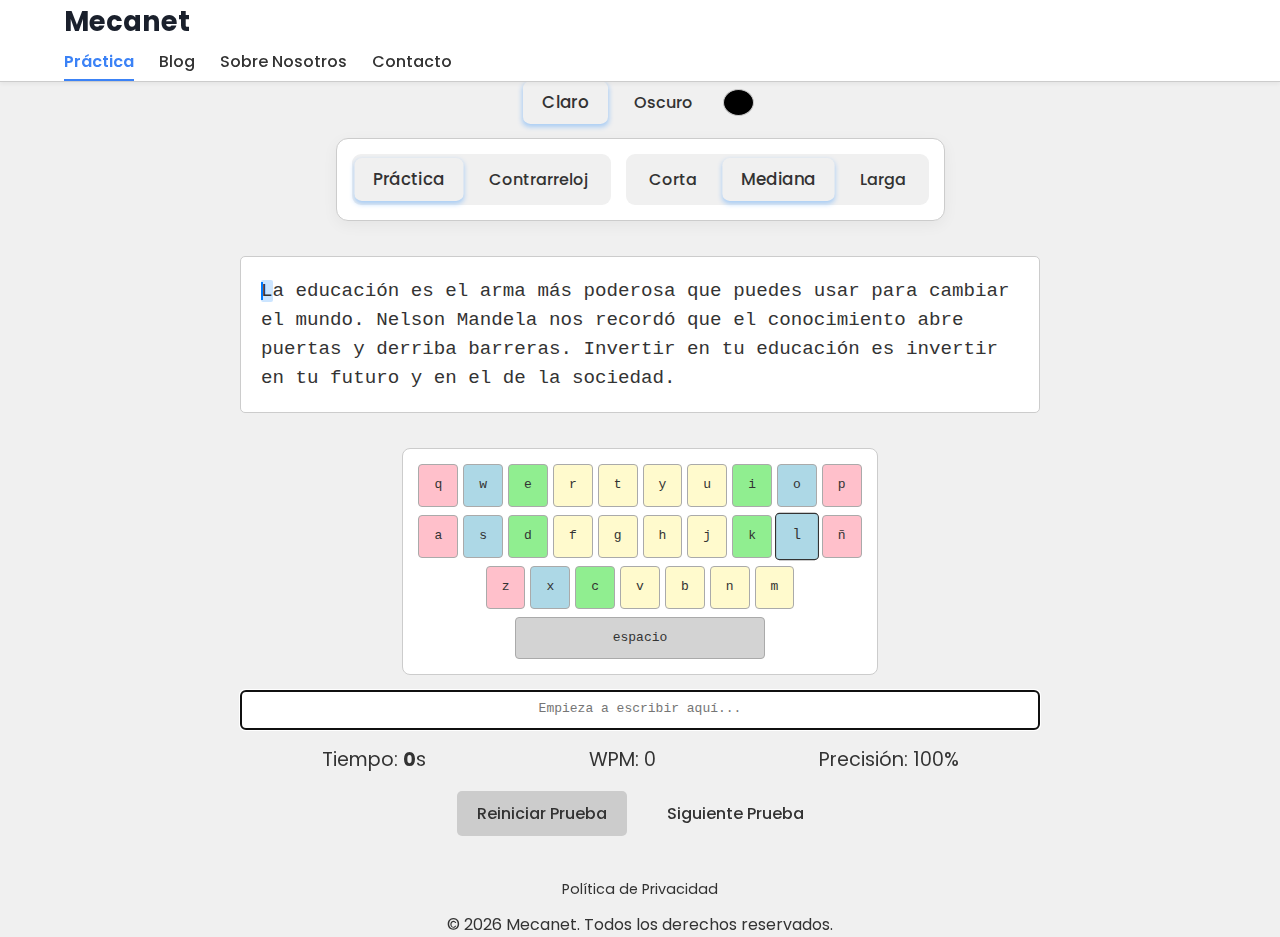
<file: index.html>
<!DOCTYPE html>
<html lang="es">
<head>
    <meta charset="UTF-8">
    <meta name="viewport" content="width=device-width, initial-scale=1.0">

    <!-- SEO Meta Tags -->
    <title>Mecanet - Práctica de Mecanografía Online para Mejorar tu Velocidad</title>
    <meta name="description" content="Mejora tu velocidad y precisión al teclear con nuestra herramienta de práctica de mecanografía gratuita. Mide tus palabras por minuto (WPM) y analiza tus errores.">
    <meta name="keywords" content="mecanografía, práctica de mecanografía, prueba de teclado, wpm, palabras por minuto, escribir rápido, typing test spanish">
    <link rel="canonical" href="https://www.tu-dominio-aqui.com/">

    <!-- Favicon -->
    <link rel="icon" href="favicon.ico" sizes="any">
    <link rel="icon" href="favicon.svg" type="image/svg+xml">
    <link rel="apple-touch-icon" href="apple-touch-icon.png">

    <link rel="stylesheet" href="style.css">
</head>
<body>
    <header>
        <a href="index.html" class="logo">Mecanet</a>
        <nav>
            <a href="index.html" class="nav-active">Práctica</a>
            <a href="blog.html">Blog</a>
            <a href="sobre-nosotros.html">Sobre Nosotros</a>
            <a href="contacto.html">Contacto</a>
        </nav>
    </header>
    <main class="main-app-container">
        <div id="theme-selector">
            <span>Tema:</span>
            <button data-color="light" class="active">Claro</button>
            <button data-color="dark">Oscuro</button>
            <input type="color" id="color-picker" title="Color personalizado">
        </div>

        <section class="settings-container">
            <div id="mode-selector">
                <span>Modo:</span>
                <button data-mode="practice" class="active">Práctica</button>
                <button data-mode="timed">Contrarreloj</button>
            </div>
        
            <div class="config-options">
                <div id="length-selector">
                    <span>Longitud:</span>
                    <button data-length="short">Corta</button>
                    <button data-length="medium" class="active">Mediana</button>
                    <button data-length="long">Larga</button>
                </div>
        
                <div id="duration-selector" class="hidden">
                    <span>Duración:</span>
                    <button data-duration="30" class="active">30s</button>
                    <button data-duration="60">60s</button>
                    <button data-duration="90">90s</button>
                </div>
            </div>
        </section>

        <section id="text-to-type-container">
            <p id="text-to-type">Aquí aparecerá el texto para escribir...</p>
        </section>

        <section id="guide-keyboard-container">
            <!-- El teclado guía se generará con JavaScript -->
        </section>

        <textarea id="user-input" rows="10" placeholder="Empieza a escribir aquí..."></textarea>
        
        <section id="stats">
            <p>Tiempo: <span id="timer">0</span>s</p>
            <p>WPM: <span id="wpm">0</span></p>
            <p>Precisión: <span id="accuracy">100</span>%</p>
        </section>
        
        <section id="button-container">
            <button id="restart-button">Reiniciar Prueba</button>
            <button id="next-test-button">Siguiente Prueba</button>
        </section>

        <section id="results-container" style="display: none;">
            <h3>Análisis de Errores</h3>
            <div id="keyboard-container">
                <!-- Las filas del teclado se generarán con JavaScript -->
            </div>
            <h4>Errores específicos:</h4>
            <ul id="error-details"></ul>
        </section>

    </main>
    <footer style="margin-top: 40px; text-align: center; color: var(--text-color);">
        <div class="footer-links">
            <a href="privacidad.html">Política de Privacidad</a>
        </div>
        <p id="copyright">&copy; 2023 Mecanet. Todos los derechos reservados.</p>
    </footer>

    <script src="script.js"></script>
    <script>
        document.getElementById('copyright').innerHTML = `&copy; ${new Date().getFullYear()} Mecanet. Todos los derechos reservados.`;
    </script>
</body>
</html>
</file>
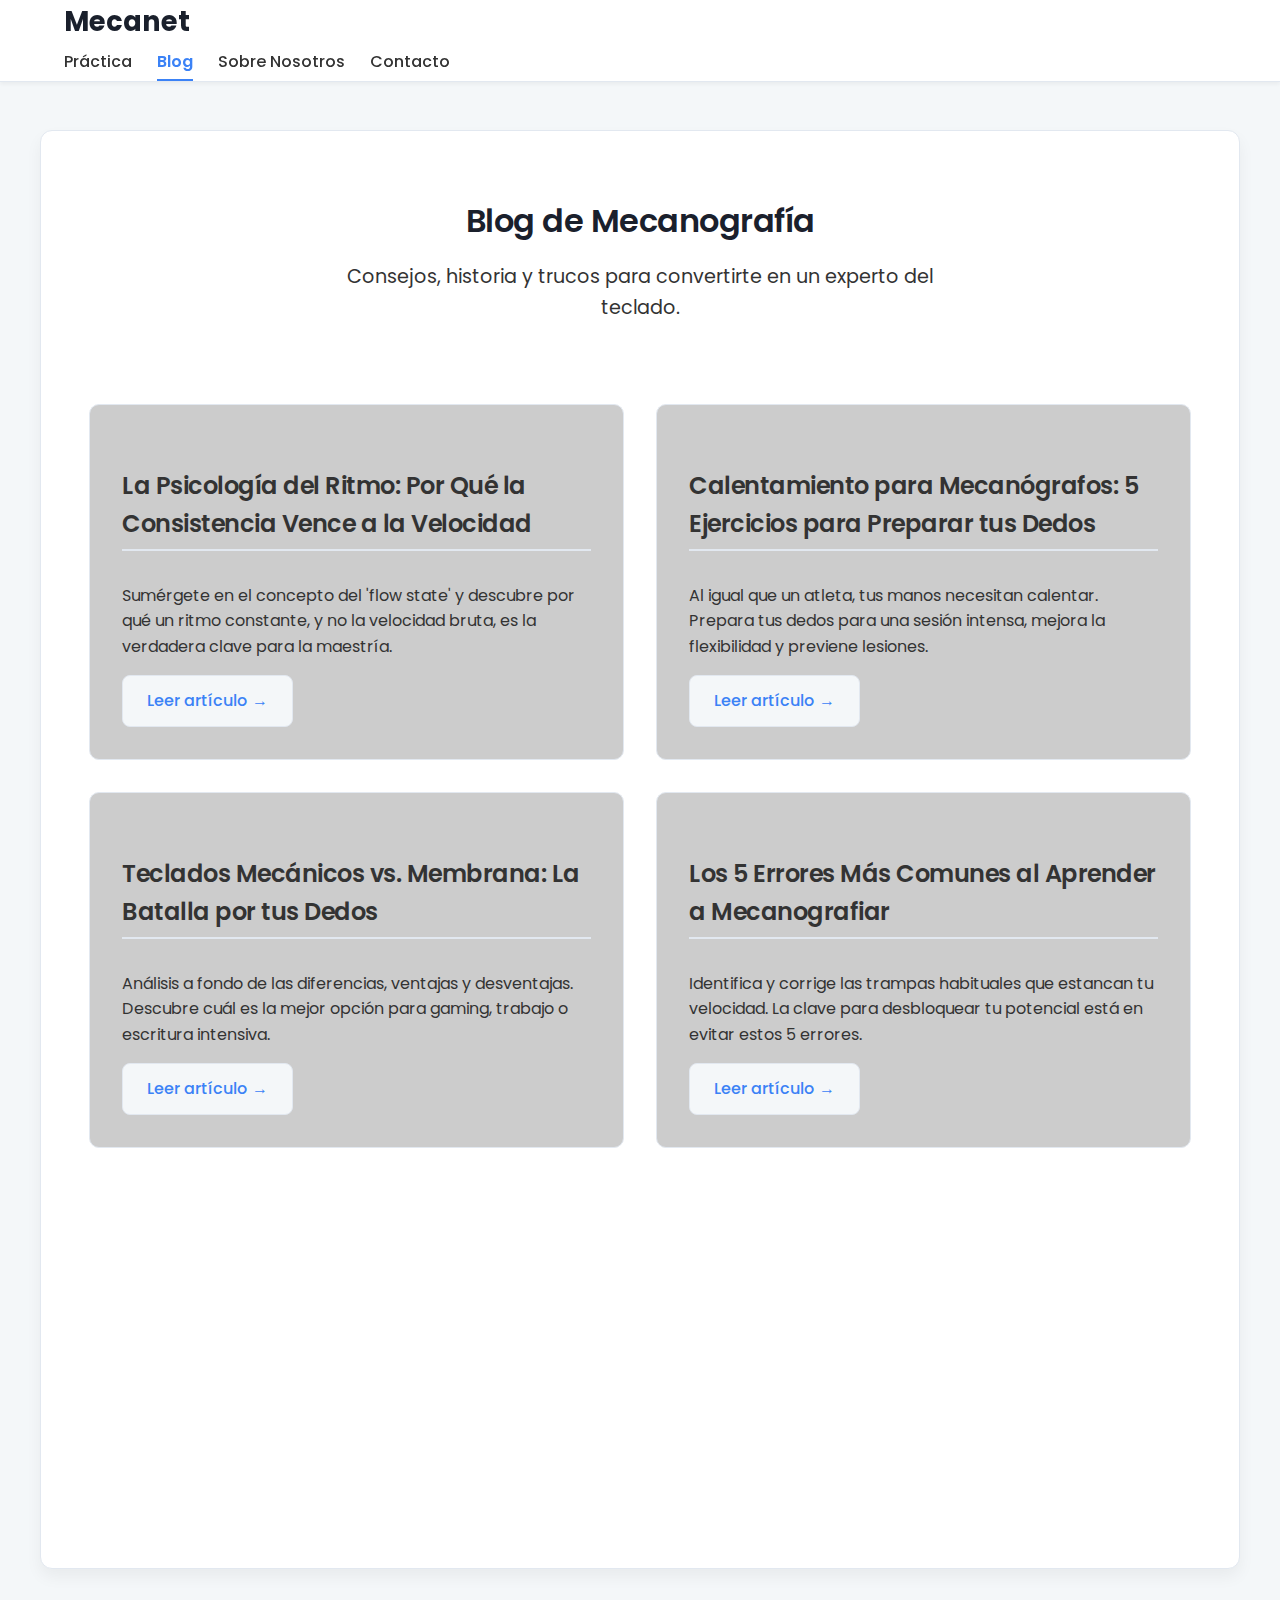
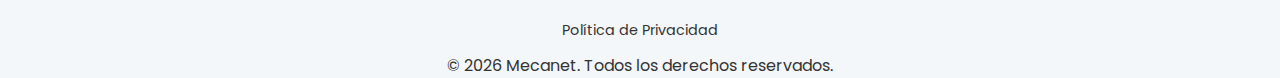
<file: blog.html>
<!DOCTYPE html>
<html lang="es">
<head>
    <meta charset="UTF-8">
    <meta name="viewport" content="width=device-width, initial-scale=1.0">
    <title>Blog de Mecanografía - Consejos y Trucos para Escribir Más Rápido - Mecanet</title>
    <meta name="description" content="Aprende a mejorar tu velocidad de escritura, descubre la historia de los teclados y lee consejos sobre ergonomía en nuestro blog.">
    <link rel="stylesheet" href="style.css">
</head>
<body>
    <header>
        <a href="index.html" class="logo">Mecanet</a>
        <nav>
            <a href="index.html">Práctica</a>
            <a href="blog.html" class="nav-active">Blog</a>
            <a href="sobre-nosotros.html">Sobre Nosotros</a>
            <a href="contacto.html">Contacto</a>
        </nav>
    </header>
    <main class="content-page">
        <section class="blog-hero fade-in-element">
            <h1>Blog de Mecanografía</h1>
            <p>Consejos, historia y trucos para convertirte en un experto del teclado.</p>
        </section>

        <section class="blog-list">
            <div class="article-card fade-in-element">
                <div class="article-card-content">
                    <h2>La Psicología del Ritmo: Por Qué la Consistencia Vence a la Velocidad</h2>
                    <p>Sumérgete en el concepto del 'flow state' y descubre por qué un ritmo constante, y no la velocidad bruta, es la verdadera clave para la maestría.</p>
                    <a href="psicologia-ritmo-mecanografia.html" class="btn">Leer artículo &rarr;</a>
                </div>
            </div>

            <div class="article-card fade-in-element">
                <div class="article-card-content">
                    <h2>Calentamiento para Mecanógrafos: 5 Ejercicios para Preparar tus Dedos</h2>
                    <p>Al igual que un atleta, tus manos necesitan calentar. Prepara tus dedos para una sesión intensa, mejora la flexibilidad y previene lesiones.</p>
                    <a href="ejercicios-calentamiento-dedos.html" class="btn">Leer artículo &rarr;</a>
                </div>
            </div>

            <div class="article-card fade-in-element">
                <div class="article-card-content">
                    <h2>Teclados Mecánicos vs. Membrana: La Batalla por tus Dedos</h2>
                    <p>Análisis a fondo de las diferencias, ventajas y desventajas. Descubre cuál es la mejor opción para gaming, trabajo o escritura intensiva.</p>
                    <a href="teclados-mecanicos-vs-membrana.html" class="btn">Leer artículo &rarr;</a>
                </div>
            </div>

            <div class="article-card fade-in-element">
                <div class="article-card-content">
                    <h2>Los 5 Errores Más Comunes al Aprender a Mecanografiar</h2>
                    <p>Identifica y corrige las trampas habituales que estancan tu velocidad. La clave para desbloquear tu potencial está en evitar estos 5 errores.</p>
                    <a href="errores-comunes-mecanografia.html" class="btn">Leer artículo &rarr;</a>
                </div>
            </div>
            
            <div class="article-card fade-in-element">
                <div class="article-card-content">
                    <h2>5 Consejos para Duplicar tu Velocidad de Mecanografía</h2>
                    <p>Descubre 5 consejos clave sobre postura, ritmo y memoria muscular. Practicar de forma inteligente es más importante que practicar sin más.</p>
                    <a href="consejos-aumentar-velocidad-mecanografia.html" class="btn">Leer artículo &rarr;</a>
                </div>
            </div>

            <div class="article-card fade-in-element">
                <div class="article-card-content">
                    <h2>La Historia del Teclado QWERTY</h2>
                    <p>Sumérgete en la sorprendente historia de cómo un problema en las máquinas de escribir dio forma a la manera en que escribimos hoy.</p>
                    <a href="historia-teclado-qwerty.html" class="btn">Leer artículo &rarr;</a>
                </div>
            </div>
        </section>
    </main>
    <footer style="margin-top: 40px; text-align: center; color: var(--text-color);">
        <div class="footer-links">
            <a href="privacidad.html">Política de Privacidad</a>
        </div>
        <p id="copyright">&copy; 2023 Mecanet. Todos los derechos reservados.</p>
    </footer>
    <script src="animations.js" defer></script>
    <script>
        document.getElementById('copyright').innerHTML = `&copy; ${new Date().getFullYear()} Mecanet. Todos los derechos reservados.`;
    </script>
</body>
</html>
</file>
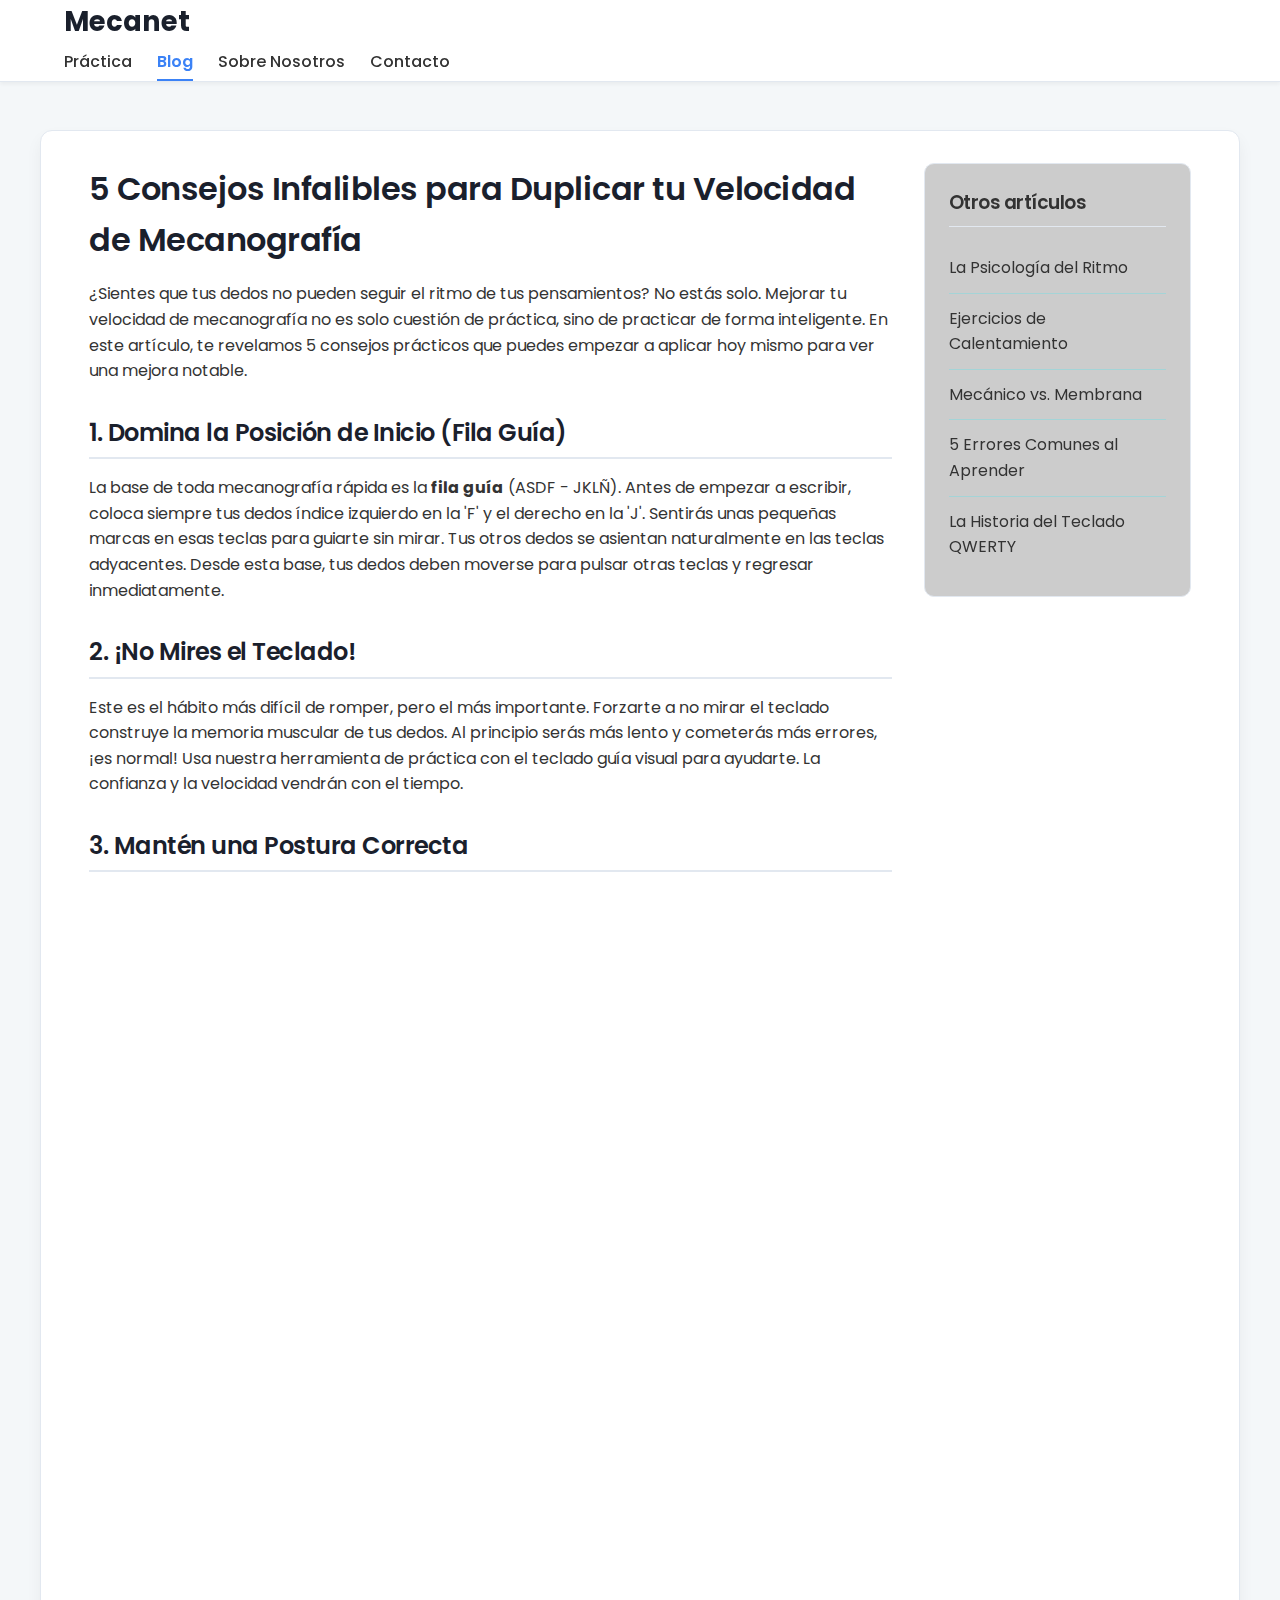
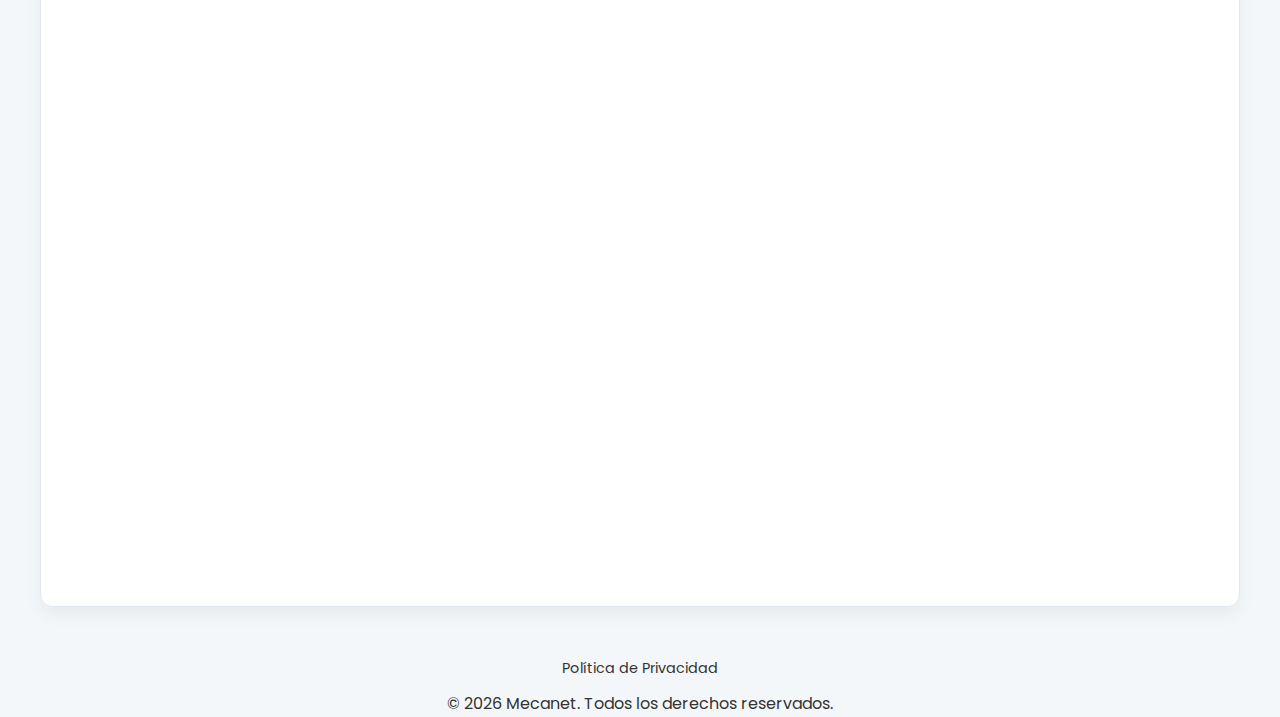
<file: consejos-aumentar-velocidad-mecanografia.html>
<!DOCTYPE html>
<html lang="es">
<head>
    <meta charset="UTF-8">
    <meta name="viewport" content="width=device-width, initial-scale=1.0">
    <title>5 Consejos para Duplicar tu Velocidad de Mecanografía - Mecanet</title>
    <meta name="description" content="Aprende a escribir más rápido con estos 5 consejos prácticos sobre postura, la fila guía, ritmo y práctica constante. Mejora tus WPM hoy.">
    <link rel="stylesheet" href="style.css">

    <!-- Schema Markup for SEO -->
    <script type="application/ld+json">
    {
      "@context": "https://schema.org",
      "@type": "Article",
      "mainEntityOfPage": {
        "@type": "WebPage",
        "@id": "https://www.tu-dominio-aqui.com/consejos-aumentar-velocidad-mecanografia.html"
      },
      "headline": "5 Consejos Infalibles para Duplicar tu Velocidad de Mecanografía",
      "description": "Aprende a escribir más rápido con estos 5 consejos prácticos sobre postura, la fila guía, ritmo y práctica constante. Mejora tus WPM hoy.",
      "image": "https://www.tu-dominio-aqui.com/images/postura-mecanografia.jpg",
      "author": {
        "@type": "Person",
        "name": "Mecanet"
      },
      "publisher": {
        "@type": "Organization",
        "name": "Mecanet",
        "logo": {
          "@type": "ImageObject",
          "url": "https://www.tu-dominio-aqui.com/images/logo.png"
        }
      },
      "datePublished": "2023-10-28"
    }
    </script>
</head>
<body>
    <header>
        <a href="index.html" class="logo">Mecanet</a>
        <nav>
            <a href="index.html">Práctica</a>
            <a href="blog.html" class="nav-active">Blog</a>
            <a href="sobre-nosotros.html">Sobre Nosotros</a>
            <a href="contacto.html">Contacto</a>
        </nav>
    </header>
    <main class="content-page">
        <div class="article-layout">
            <article class="article-content">
                <h1 class="fade-in-element">5 Consejos Infalibles para Duplicar tu Velocidad de Mecanografía</h1>
                <p class="fade-in-element">¿Sientes que tus dedos no pueden seguir el ritmo de tus pensamientos? No estás solo. Mejorar tu velocidad de mecanografía no es solo cuestión de práctica, sino de practicar de forma inteligente. En este artículo, te revelamos 5 consejos prácticos que puedes empezar a aplicar hoy mismo para ver una mejora notable.</p>

                <h2 class="fade-in-element">1. Domina la Posición de Inicio (Fila Guía)</h2>
                <p class="fade-in-element">La base de toda mecanografía rápida es la <strong>fila guía</strong> (ASDF - JKLÑ). Antes de empezar a escribir, coloca siempre tus dedos índice izquierdo en la 'F' y el derecho en la 'J'. Sentirás unas pequeñas marcas en esas teclas para guiarte sin mirar. Tus otros dedos se asientan naturalmente en las teclas adyacentes. Desde esta base, tus dedos deben moverse para pulsar otras teclas y regresar inmediatamente.</p>

                <h2 class="fade-in-element">2. ¡No Mires el Teclado!</h2>
                <p class="fade-in-element">Este es el hábito más difícil de romper, pero el más importante. Forzarte a no mirar el teclado construye la memoria muscular de tus dedos. Al principio serás más lento y cometerás más errores, ¡es normal! Usa nuestra <a href="index.html">herramienta de práctica</a> con el teclado guía visual para ayudarte. La confianza y la velocidad vendrán con el tiempo.</p>

                <h2 class="fade-in-element">3. Mantén una Postura Correcta</h2>
                <img src="./src/postura.jpg" alt="Ilustración de la postura ergonómica correcta para escribir, mostrando espalda recta y muñecas alineadas." class="fade-in-element">
                <p class="fade-in-element">La ergonomía es clave no solo para tu salud, sino también para tu velocidad. Una mala postura genera tensión y fatiga. Sigue estos puntos:</p>
                <ul class="fade-in-element">
                    <li>Siéntate con la espalda recta y los pies apoyados en el suelo.</li>
                    <li>Mantén tus muñecas rectas, sin doblarlas hacia arriba o hacia abajo.</li>
                    <li>Tus codos deben formar un ángulo de 90 grados.</li>
                    <li>La parte superior de tu pantalla debe estar a la altura de tus ojos.</li>
                </ul>

                <h2 class="fade-in-element">4. Concéntrate en el Ritmo, no en la Velocidad</h2>
                <p class="fade-in-element">En lugar de intentar ir a toda velocidad y cometer errores, concéntrate en mantener un ritmo constante y uniforme entre cada pulsación. Un ritmo suave y sin pausas es mucho más eficiente que ráfagas rápidas seguidas de correcciones. La velocidad es una consecuencia natural de un buen ritmo y alta precisión.</p>

                <h2 class="fade-in-element">5. Practica de Forma Inteligente y Constante</h2>
                <p class="fade-in-element">La consistencia es más importante que la intensidad. Es mejor practicar 15 minutos todos los días que 2 horas una vez a la semana. Utiliza los diferentes modos de nuestra herramienta:</p>
                <ul class="fade-in-element">
                    <li><strong>Modo Práctica:</strong> Para enfocarte en la precisión con textos completos.</li>
                    <li><strong>Modo Contrarreloj:</strong> Ideal para simular condiciones de presión y mejorar tu velocidad bruta con palabras aleatorias.</li>
                </ul>
                <p class="fade-in-element">¡No te desanimes! Con dedicación y la técnica correcta, te sorprenderás de lo rápido que puedes llegar a ser.</p>

                <a href="blog.html" class="back-link fade-in-element" style="margin-top: 40px;">&larr; Volver a todos los artículos</a>
            </article>

            <aside class="article-sidebar">
                <div class="sidebar-box fade-in-element">
                    <h3>Otros artículos</h3>
                    <ul>
                        <li><a href="psicologia-ritmo-mecanografia.html">La Psicología del Ritmo</a></li>
                        <li><a href="ejercicios-calentamiento-dedos.html">Ejercicios de Calentamiento</a></li>
                        <li><a href="teclados-mecanicos-vs-membrana.html">Mecánico vs. Membrana</a></li>
                        <li><a href="errores-comunes-mecanografia.html">5 Errores Comunes al Aprender</a></li>
                        <li><a href="historia-teclado-qwerty.html">La Historia del Teclado QWERTY</a></li>
                    </ul>
                </div>
            </aside>
        </div>
    </main>
    <footer style="margin-top: 40px; text-align: center; color: var(--text-color);">
        <div class="footer-links">
            <a href="privacidad.html">Política de Privacidad</a>
        </div>
        <p id="copyright">&copy; 2023 Mecanet. Todos los derechos reservados.</p>
    </footer>
    <script src="animations.js" defer></script>
    <script>
        document.getElementById('copyright').innerHTML = `&copy; ${new Date().getFullYear()} Mecanet. Todos los derechos reservados.`;
    </script>
</body>
</html>
</file>
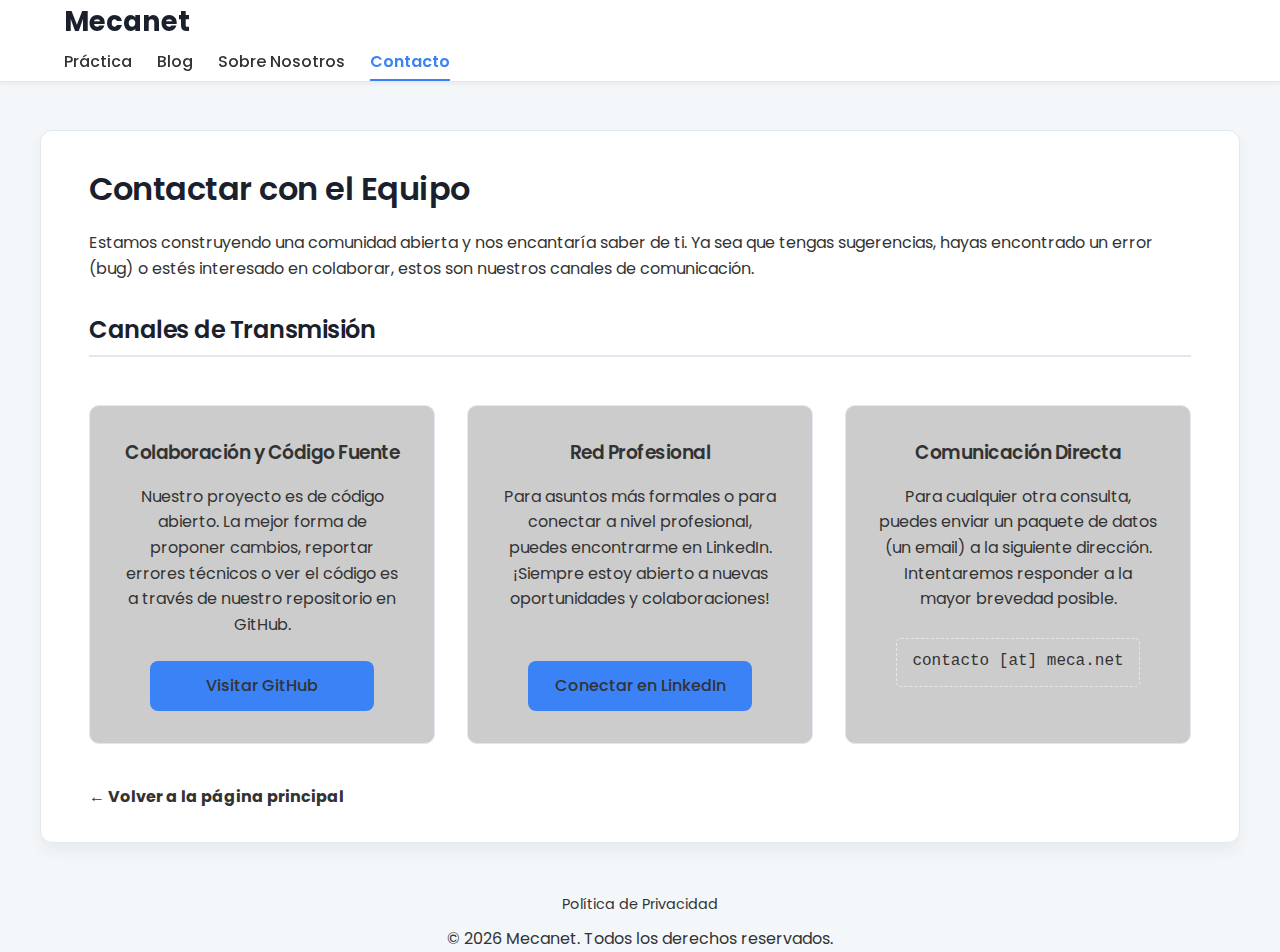
<file: contacto.html>
<!DOCTYPE html>
<html lang="es">
<head>
    <meta charset="UTF-8">
    <meta name="viewport" content="width=device-width, initial-scale=1.0">
    <title>Contacto - Mecanet</title>
    <meta name="robots" content="noindex, follow">
    <link rel="stylesheet" href="style.css">
</head>
<body>
    <header>
        <a href="index.html" class="logo">Mecanet</a>
        <nav>
            <a href="index.html">Práctica</a>
            <a href="blog.html">Blog</a>
            <a href="sobre-nosotros.html">Sobre Nosotros</a>
            <a href="contacto.html" class="nav-active">Contacto</a>
        </nav>
    </header>
    <main class="content-page">
        <h1>Contactar con el Equipo</h1>
        <p>Estamos construyendo una comunidad abierta y nos encantaría saber de ti. Ya sea que tengas sugerencias, hayas encontrado un error (bug) o estés interesado en colaborar, estos son nuestros canales de comunicación.</p>
        
        <h2>Canales de Transmisión</h2>
        
        <div class="contact-methods">
            <div class="contact-card">
                <h3>Colaboración y Código Fuente</h3>
                <p>Nuestro proyecto es de código abierto. La mejor forma de proponer cambios, reportar errores técnicos o ver el código es a través de nuestro repositorio en GitHub.</p>
                <a href="https://github.com/tu-usuario/mecanet" target="_blank" rel="noopener noreferrer" class="btn">Visitar GitHub</a>
            </div>
            
            <div class="contact-card">
                <h3>Red Profesional</h3>
                <p>Para asuntos más formales o para conectar a nivel profesional, puedes encontrarme en LinkedIn. ¡Siempre estoy abierto a nuevas oportunidades y colaboraciones!</p>
                <a href="https://linkedin.com/in/tu-usuario" target="_blank" rel="noopener noreferrer" class="btn">Conectar en LinkedIn</a>
            </div>

            <div class="contact-card">
                <h3>Comunicación Directa</h3>
                <p>Para cualquier otra consulta, puedes enviar un paquete de datos (un email) a la siguiente dirección. Intentaremos responder a la mayor brevedad posible.</p>
                <p class="email-display">contacto [at] meca.net</p>
            </div>
        </div>

        <a href="index.html" class="back-link" style="margin-top: 40px;">&larr; Volver a la página principal</a>
    </main>
    <footer style="margin-top: 40px; text-align: center; color: var(--text-color);">
        <div class="footer-links">
            <a href="privacidad.html">Política de Privacidad</a>
        </div>
        <p id="copyright">&copy; 2023 Mecanet. Todos los derechos reservados.</p>
    </footer>
    <script>
        document.getElementById('copyright').innerHTML = `&copy; ${new Date().getFullYear()} Mecanet. Todos los derechos reservados.`;
    </script>
</body>
</html>
</file>
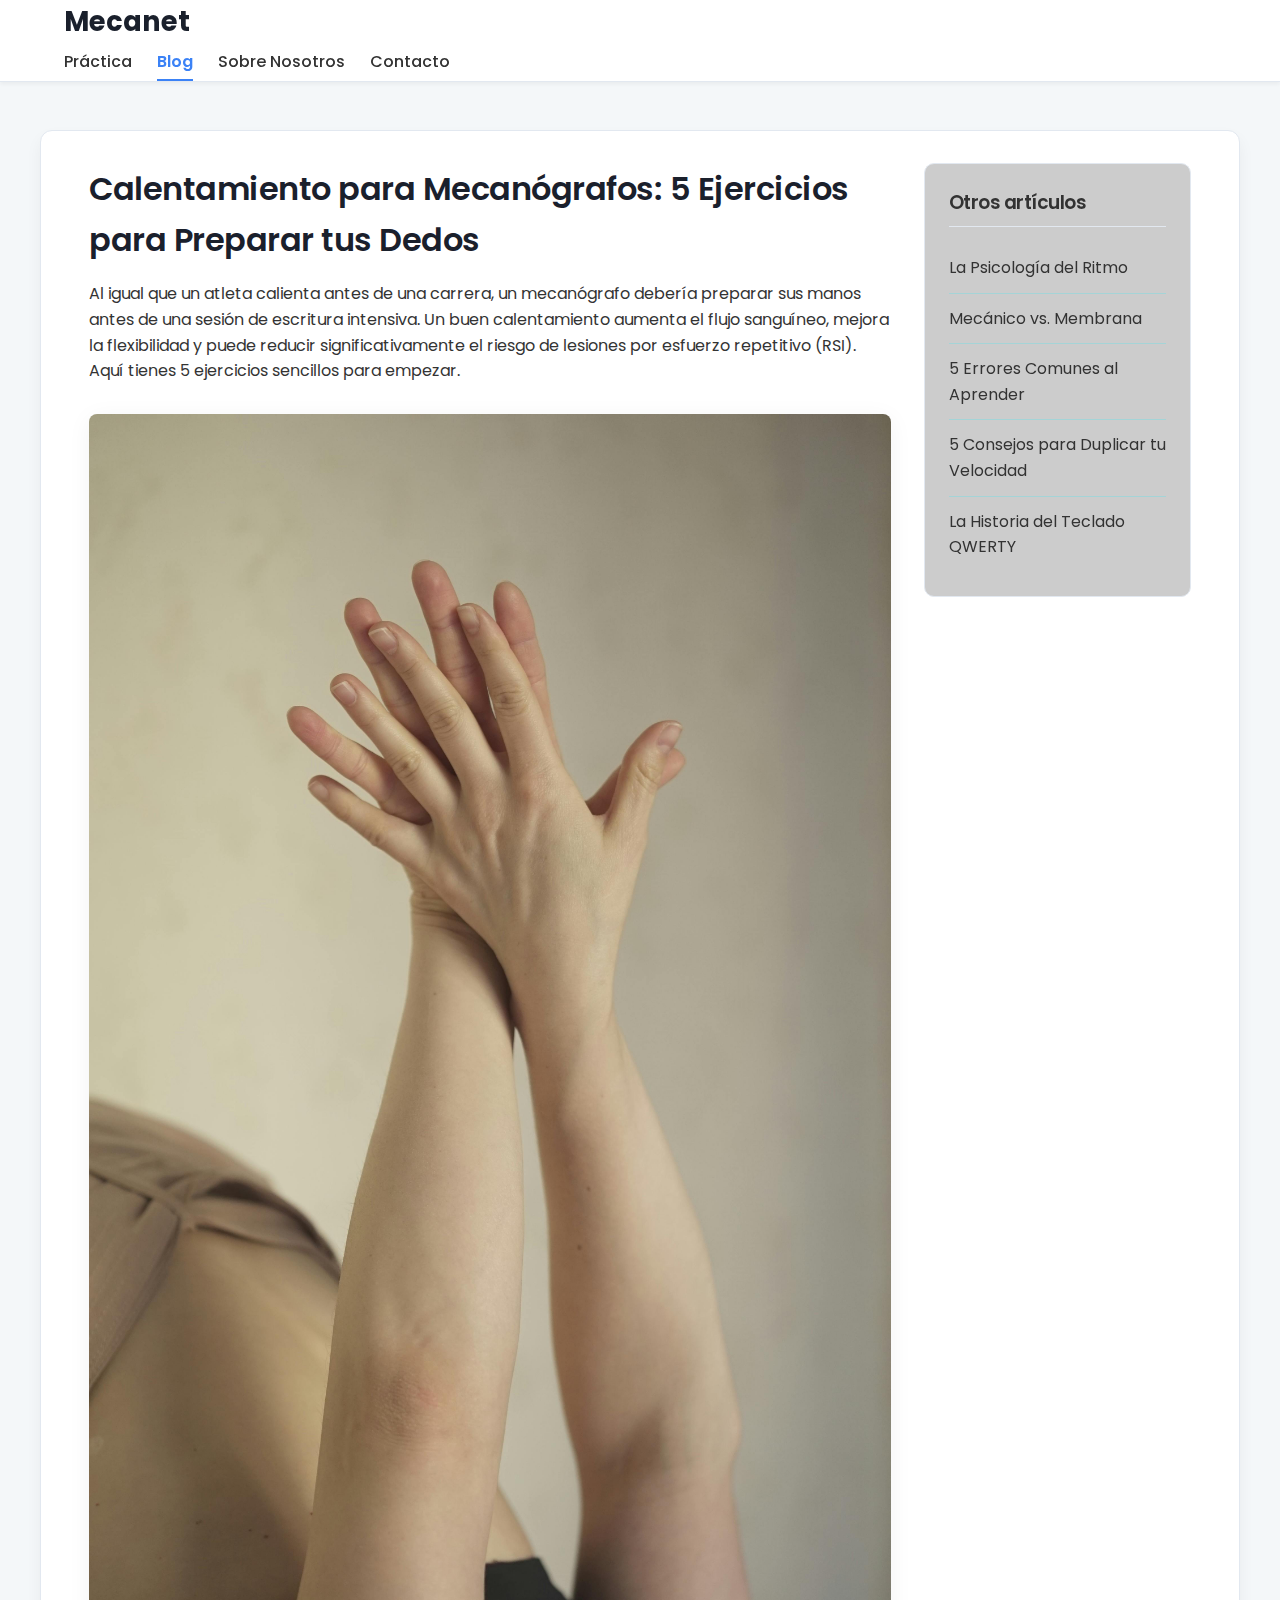
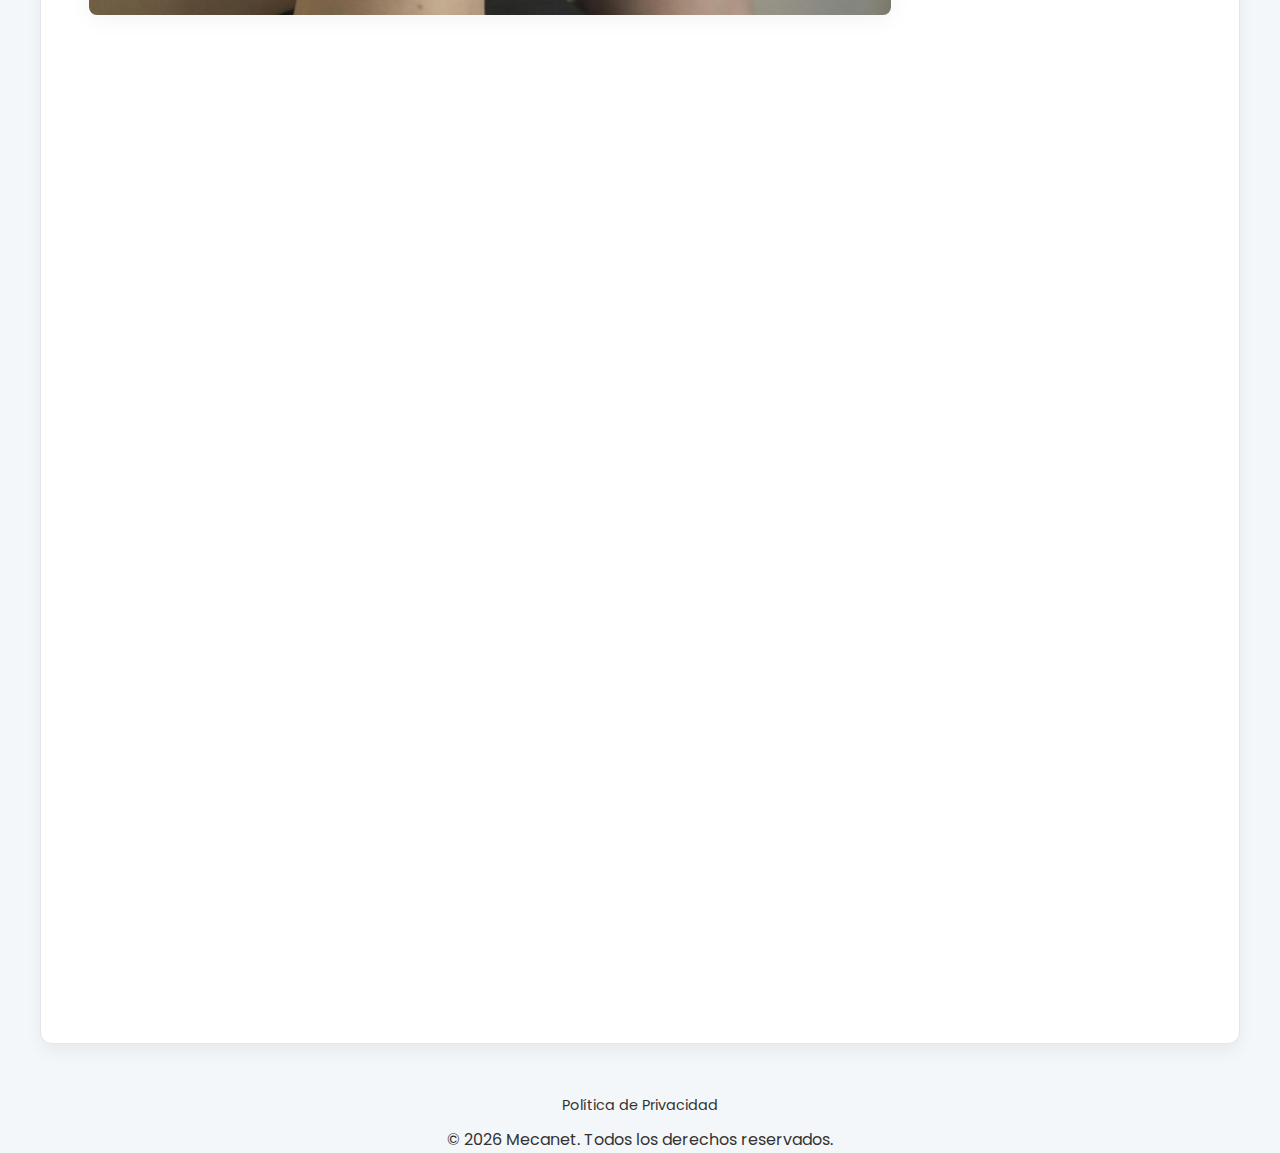
<file: ejercicios-calentamiento-dedos.html>
<!DOCTYPE html>
<html lang="es">
<head>
    <meta charset="UTF-8">
    <meta name="viewport" content="width=device-width, initial-scale=1.0">
    <title>Ejercicios de Calentamiento para Dedos - Mecanet</title>
    <meta name="description" content="Prepara tus manos para una sesión de mecanografía intensa con estos ejercicios de calentamiento. Mejora la flexibilidad, reduce la fatiga y previene lesiones.">
    <link rel="stylesheet" href="style.css">
    <link rel="preconnect" href="https://fonts.googleapis.com">
    <link rel="preconnect" href="https://fonts.gstatic.com" crossorigin>
    <link href="https://fonts.googleapis.com/css2?family=Roboto:wght@300;400;700&family=Source+Code+Pro:wght@400;700&display=swap" rel="stylesheet">

    <!-- Schema Markup for SEO -->
    <script type="application/ld+json">
    {
      "@context": "https://schema.org",
      "@type": "Article",
      "mainEntityOfPage": {
        "@type": "WebPage",
        "@id": "https://www.tu-dominio-aqui.com/ejercicios-calentamiento-dedos.html"
      },
      "headline": "Calentamiento para Mecanógrafos: 5 Ejercicios para Preparar tus Dedos",
      "description": "Prepara tus manos para una sesión de mecanografía intensa con estos ejercicios de calentamiento. Mejora la flexibilidad, reduce la fatiga y previene lesiones.",
      "image": "https://www.tu-dominio-aqui.com/images/calentamiento-manos.jpg",
      "author": { "@type": "Person", "name": "Mecanet" },
      "publisher": {
        "@type": "Organization",
        "name": "Mecanet",
        "logo": { "@type": "ImageObject", "url": "https://www.tu-dominio-aqui.com/images/logo.png" }
      },
      "datePublished": "2023-11-17"
    }
    </script>
</head>
<body>
    <header>
        <a href="index.html" class="logo">Mecanet</a>
        <nav>
            <a href="index.html">Práctica</a>
            <a href="blog.html" class="nav-active">Blog</a>
            <a href="sobre-nosotros.html">Sobre Nosotros</a>
            <a href="contacto.html">Contacto</a>
        </nav>
    </header>
    <main class="content-page">
        <div class="article-layout">
            <article class="article-content">
                <h1 class="fade-in-element">Calentamiento para Mecanógrafos: 5 Ejercicios para Preparar tus Dedos</h1>
                <p class="fade-in-element">Al igual que un atleta calienta antes de una carrera, un mecanógrafo debería preparar sus manos antes de una sesión de escritura intensiva. Un buen calentamiento aumenta el flujo sanguíneo, mejora la flexibilidad y puede reducir significativamente el riesgo de lesiones por esfuerzo repetitivo (RSI). Aquí tienes 5 ejercicios sencillos para empezar.</p>

                <img src="./src/muñecas.jpg" alt="Ilustración de unas manos realizando ejercicios de estiramiento para los dedos y las muñecas." class="fade-in-element">

                <h2 class="fade-in-element">1. Estiramiento de Dedos y Palma</h2>
                <p class="fade-in-element">Extiende un brazo frente a ti con la palma hacia arriba. Con la otra mano, tira suavemente de los dedos hacia abajo y hacia ti hasta que sientas un estiramiento moderado en el antebrazo. Mantén la posición durante 15-20 segundos. Luego, gira la mano para que la palma mire hacia abajo y repite el estiramiento. Cambia de mano.</p>
                
                <h2 class="fade-in-element">2. Puños y Extensiones</h2>
                <p class="fade-in-element">Cierra ambas manos en un puño, sin apretar demasiado. Mantén la posición durante unos segundos. Luego, abre las manos y extiende los dedos lo más que puedas, como si quisieras tocar algo lejos. Repite este ciclo de abrir y cerrar 10 veces. Esto ayuda a activar los tendones.</p>

                <h2 class="fade-in-element">3. Rotaciones de Muñeca</h2>
                <p class="fade-in-element">Junta las palmas de tus manos frente a tu pecho, entrelazando los dedos. Lentamente, haz rotar tus muñecas en un movimiento circular (figura de ocho). Realiza 10-15 rotaciones en un sentido y luego en el otro. Este ejercicio lubrica la articulación de la muñeca.</p>

                <h2 class="fade-in-element">4. Sacudida de Manos</h2>
                <p class="fade-in-element">Deja tus brazos y manos colgando a los lados y sacúdelos suavemente durante 10-15 segundos. Imagina que estás tratando de secarte las manos sin una toalla. Este movimiento simple ayuda a relajar los músculos y a aumentar la circulación sanguínea en toda la mano.</p>

                <h2 class="fade-in-element">5. "Piano" sobre la Mesa</h2>
                <p class="fade-in-element">Coloca las yemas de tus dedos sobre una mesa o escritorio como si estuvieras frente a un piano. Levanta y baja cada dedo individualmente, uno tras otro, desde el meñique hasta el pulgar y viceversa. Esto ayuda a mejorar la independencia y el control de cada dedo. Realiza varias rondas con cada mano.</p>

                <a href="blog.html" class="back-link fade-in-element" style="margin-top: 40px;">&larr; Volver a todos los artículos</a>
            </article>

            <aside class="article-sidebar">
                <div class="sidebar-box fade-in-element">
                    <h3>Otros artículos</h3>
                    <ul>
                        <li><a href="psicologia-ritmo-mecanografia.html">La Psicología del Ritmo</a></li>
                        <li><a href="teclados-mecanicos-vs-membrana.html">Mecánico vs. Membrana</a></li>
                        <li><a href="errores-comunes-mecanografia.html">5 Errores Comunes al Aprender</a></li>
                        <li><a href="consejos-aumentar-velocidad-mecanografia.html">5 Consejos para Duplicar tu Velocidad</a></li>
                        <li><a href="historia-teclado-qwerty.html">La Historia del Teclado QWERTY</a></li>
                    </ul>
                </div>
            </aside>
        </div>
    </main>
    <footer style="margin-top: 40px; text-align: center; color: var(--text-color);">
        <div class="footer-links">
            <a href="privacidad.html">Política de Privacidad</a>
        </div>
        <p id="copyright">&copy; 2023 Mecanet. Todos los derechos reservados.</p>
    </footer>
    <script src="animations.js" defer></script>
    <script>
        document.getElementById('copyright').innerHTML = `&copy; ${new Date().getFullYear()} Mecanet. Todos los derechos reservados.`;
    </script>
</body>
</html>
</file>
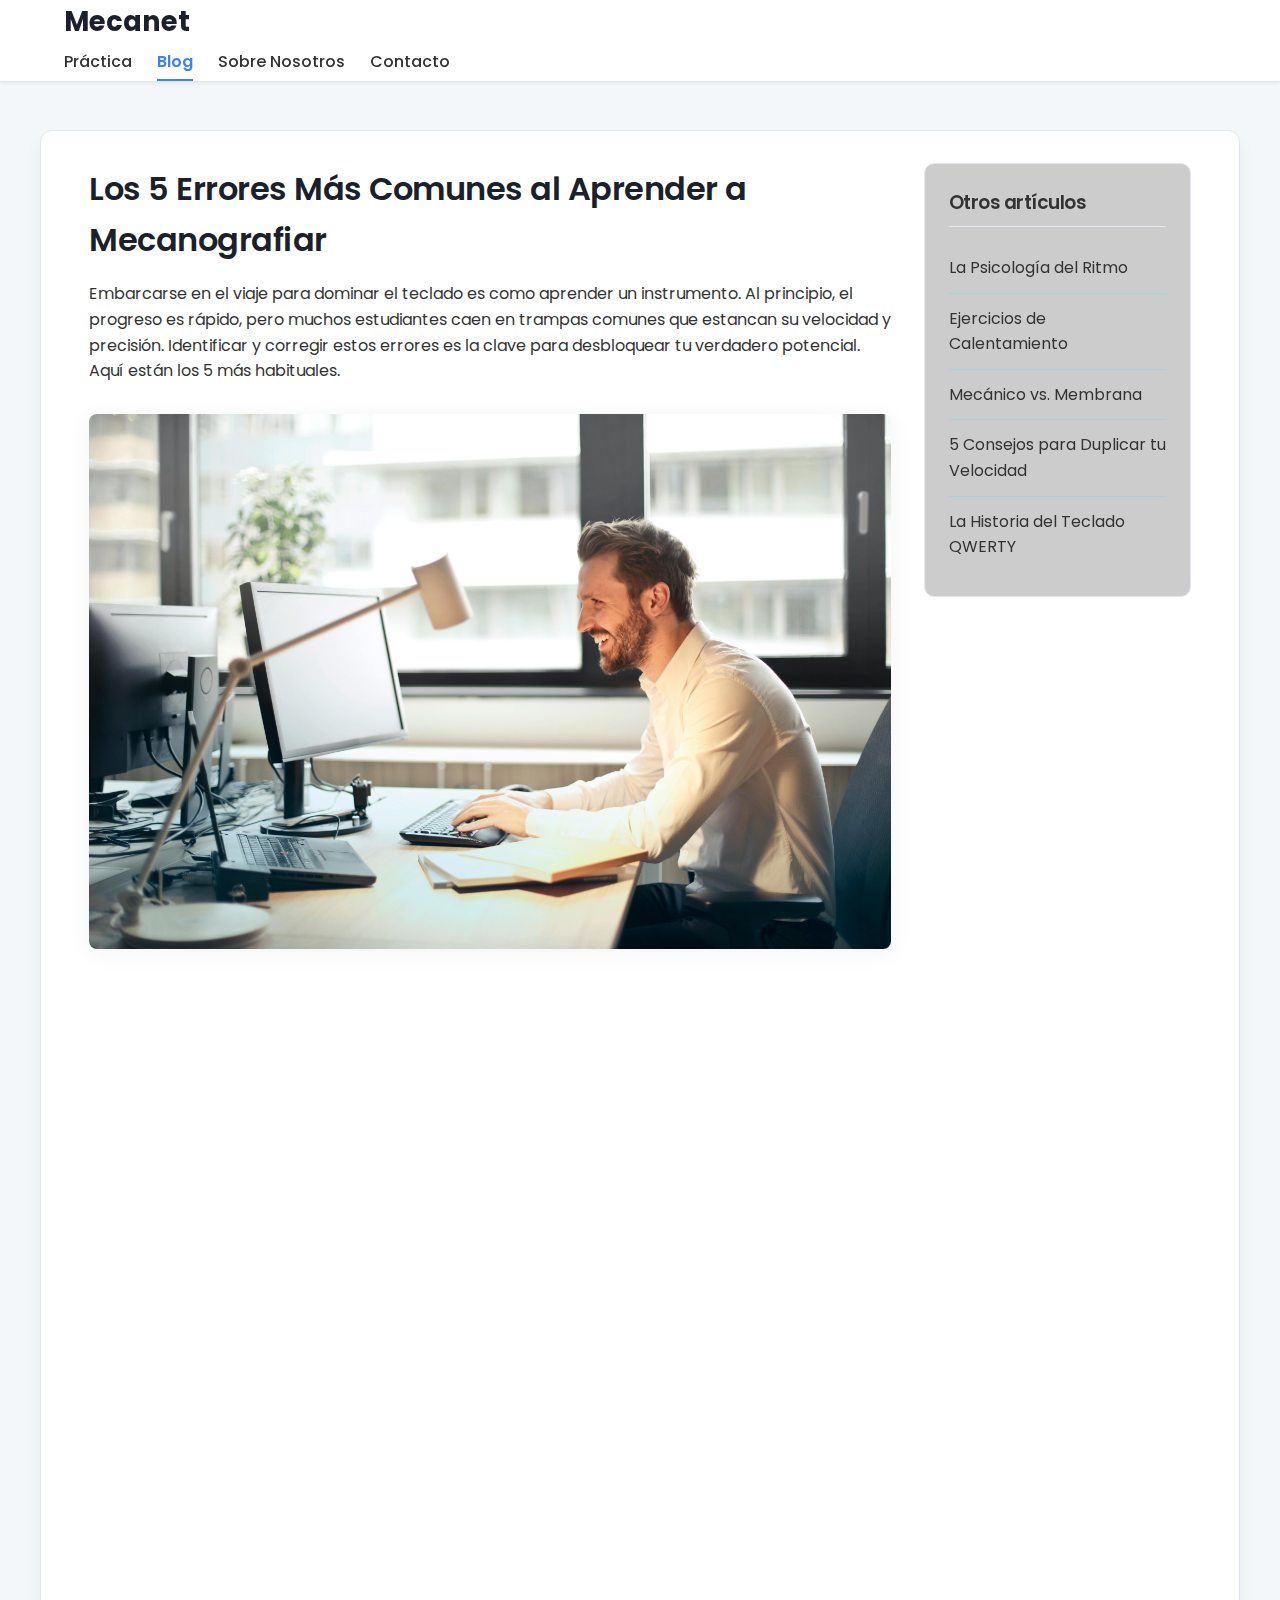
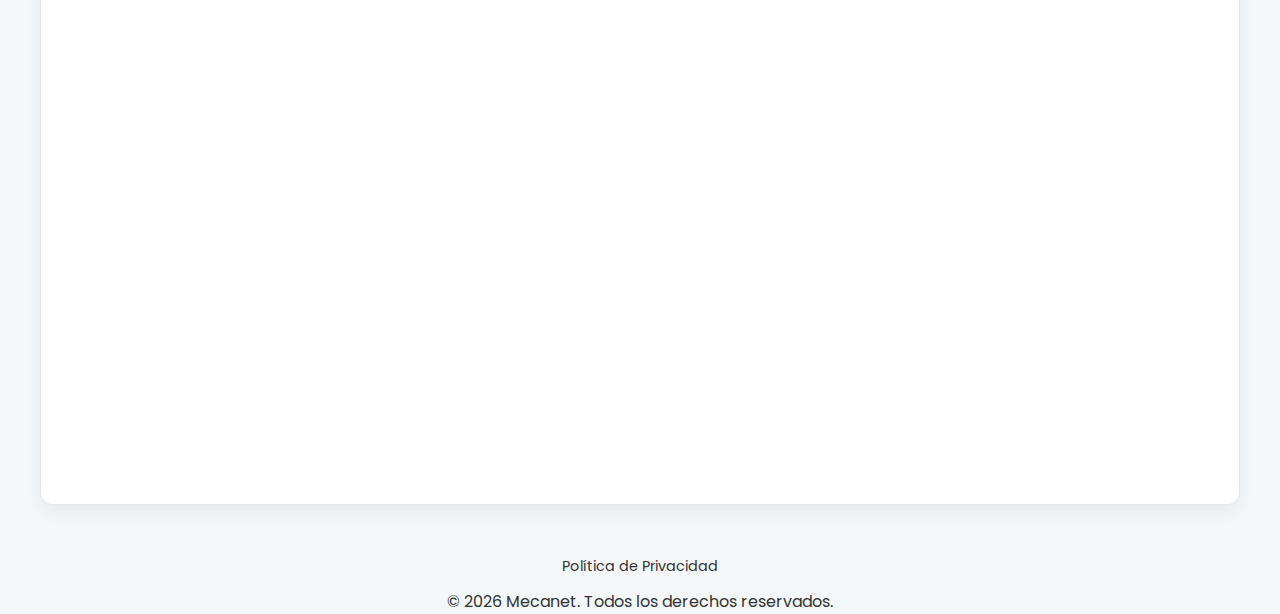
<file: errores-comunes-mecanografia.html>
<!DOCTYPE html>
<html lang="es">
<head>
    <meta charset="UTF-8">
    <meta name="viewport" content="width=device-width, initial-scale=1.0">
    <title>5 Errores Comunes al Aprender a Mecanografiar - Mecanet</title>
    <meta name="description" content="Evita los 5 errores más habituales que frenan tu progreso en mecanografía: mirar el teclado, mala postura, falta de ritmo, y más. ¡Acelera tu aprendizaje!">
    <link rel="stylesheet" href="style.css">
    <link rel="preconnect" href="https://fonts.googleapis.com">
    <link rel="preconnect" href="https://fonts.gstatic.com" crossorigin>
    <link href="https://fonts.googleapis.com/css2?family=Roboto:wght@300;400;700&family=Source+Code+Pro:wght@400;700&display=swap" rel="stylesheet">

    <!-- Schema Markup for SEO -->
    <script type="application/ld+json">
    {
      "@context": "https://schema.org",
      "@type": "Article",
      "mainEntityOfPage": {
        "@type": "WebPage",
        "@id": "https://www.tu-dominio-aqui.com/errores-comunes-mecanografia.html"
      },
      "headline": "Los 5 Errores Más Comunes al Aprender a Mecanografiar (y Cómo Corregirlos)",
      "description": "Evita los 5 errores más habituales que frenan tu progreso en mecanografía: mirar el teclado, mala postura, falta de ritmo, y más. ¡Acelera tu aprendizaje!",
      "image": "https://www.tu-dominio-aqui.com/images/errores-mecanografia.jpg",
      "author": { "@type": "Person", "name": "Mecanet" },
      "publisher": {
        "@type": "Organization",
        "name": "Mecanet",
        "logo": { "@type": "ImageObject", "url": "https://www.tu-dominio-aqui.com/images/logo.png" }
      },
      "datePublished": "2023-11-15"
    }
    </script>
</head>
<body>
    <header>
        <a href="index.html" class="logo">Mecanet</a>
        <nav>
            <a href="index.html">Práctica</a>
            <a href="blog.html" class="nav-active">Blog</a>
            <a href="sobre-nosotros.html">Sobre Nosotros</a>
            <a href="contacto.html">Contacto</a>
        </nav>
    </header>
    <main class="content-page">
        <div class="article-layout">
            <article class="article-content">
                <h1 class="fade-in-element">Los 5 Errores Más Comunes al Aprender a Mecanografiar</h1>
                <p class="fade-in-element">Embarcarse en el viaje para dominar el teclado es como aprender un instrumento. Al principio, el progreso es rápido, pero muchos estudiantes caen en trampas comunes que estancan su velocidad y precisión. Identificar y corregir estos errores es la clave para desbloquear tu verdadero potencial. Aquí están los 5 más habituales.</p>

                <img src="./src/personaMirandoTeclado.jpg" alt="Una persona mirando hacia abajo a sus manos en el teclado, un error común en mecanografía." class="fade-in-element">

                <h2 class="fade-in-element">1. Mirar el Teclado: El Ancla del Progreso</h2>
                <p class="fade-in-element">Es el instinto número uno y el peor enemigo de la mecanografía táctil. Mirar las teclas destruye el objetivo principal: construir memoria muscular. Cada vez que bajas la vista, reinicias el proceso de aprendizaje de tus dedos. <strong>Solución:</strong> Confía en el proceso. Usa nuestro <a href="index.html">teclado guía</a> y cúbrete las manos si es necesario. Serás más lento al principio, pero la recompensa a largo plazo es inmensa.</p>

                <h2 class="fade-in-element">2. Postura Incorrecta: La Fatiga Silenciosa</h2>
                <p class="fade-in-element">Una mala postura no solo daña tu cuerpo, sino que crea tensión en tus muñecas, brazos y hombros, lo que lleva a la fatiga y a una menor velocidad. <strong>Solución:</strong> Sigue la regla del 90-90-90. Codos, caderas y rodillas en ángulos de 90 grados, espalda recta y muñecas flotando sobre el teclado, no apoyadas.</p>

                <h2 class="fade-in-element">3. Usar los Dedos Incorrectos: Caos en la Fila Guía</h2>
                <p class="fade-in-element">Cada dedo tiene un territorio asignado en el teclado. Usar el índice para pulsar una tecla que le corresponde al meñique puede parecer más rápido en el momento, pero es ineficiente y conduce a movimientos erráticos y más errores. <strong>Solución:</strong> Vuelve a lo básico. Practica lentamente, asegurándote de que cada dedo pulse solo las teclas de su zona. La disciplina aquí construye una base sólida para la velocidad.</p>

                <h2 class="fade-in-element">4. Priorizar Velocidad Sobre Precisión</h2>
                <p class="fade-in-element">Es tentador querer ver cómo el contador de PPM sube rápidamente. Sin embargo, escribir rápido con muchos errores es inútil. Cada error requiere una pausa, una corrección (pulsando la tecla de retroceso) y reanudar, lo que destruye tu velocidad neta. <strong>Solución:</strong> Enfócate en un 100% de precisión, incluso si eso significa escribir a 10 PPM. El ritmo constante y sin errores es el verdadero camino hacia la velocidad. La velocidad sigue a la precisión, no al revés.</p>

                <h2 class="fade-in-element">5. Práctica Inconsistente</h2>
                <p class="fade-in-element">La memoria muscular es como cualquier otro músculo: necesita ejercicio regular. Practicar durante 3 horas un domingo y luego no tocarlo en toda la semana es mucho menos efectivo que practicar 20 minutos todos los días. <strong>Solución:</strong> Crea un hábito. Dedica un bloque de tiempo corto cada día. La consistencia es la clave para que las conexiones neuronales se fortalezcan y la mecanografía se vuelva automática.</p>

                <a href="blog.html" class="back-link fade-in-element" style="margin-top: 40px;">&larr; Volver a todos los artículos</a>
            </article>

            <aside class="article-sidebar">
                <div class="sidebar-box fade-in-element">
                    <h3>Otros artículos</h3>
                    <ul>
                        <li><a href="psicologia-ritmo-mecanografia.html">La Psicología del Ritmo</a></li>
                        <li><a href="ejercicios-calentamiento-dedos.html">Ejercicios de Calentamiento</a></li>
                        <li><a href="teclados-mecanicos-vs-membrana.html">Mecánico vs. Membrana</a></li>
                        <li><a href="consejos-aumentar-velocidad-mecanografia.html">5 Consejos para Duplicar tu Velocidad</a></li>
                        <li><a href="historia-teclado-qwerty.html">La Historia del Teclado QWERTY</a></li>
                    </ul>
                </div>
            </aside>
        </div>
    </main>
    <footer style="margin-top: 40px; text-align: center; color: var(--text-color);">
        <div class="footer-links">
            <a href="privacidad.html">Política de Privacidad</a>
        </div>
        <p id="copyright">&copy; 2023 Mecanet. Todos los derechos reservados.</p>
    </footer>
    <script src="animations.js" defer></script>
    <script>
        document.getElementById('copyright').innerHTML = `&copy; ${new Date().getFullYear()} Mecanet. Todos los derechos reservados.`;
    </script>
</body>
</html>
</file>
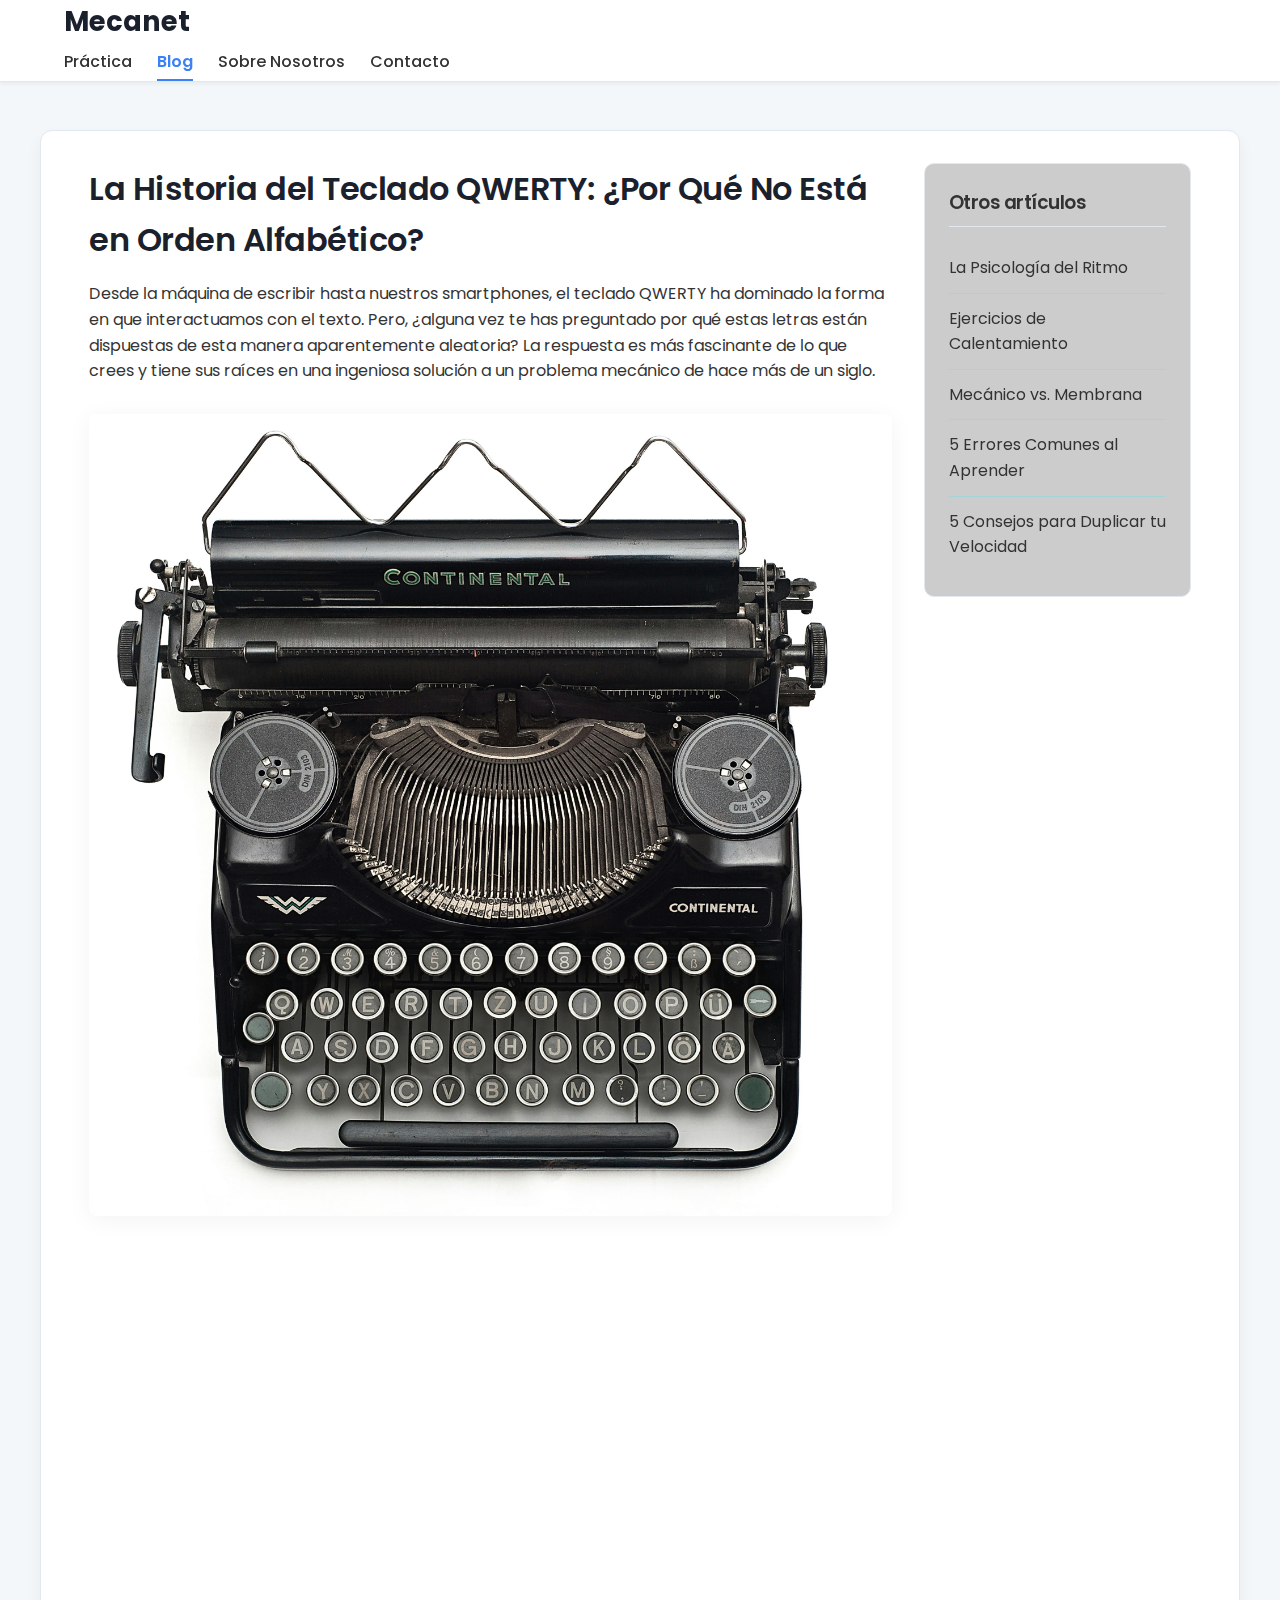
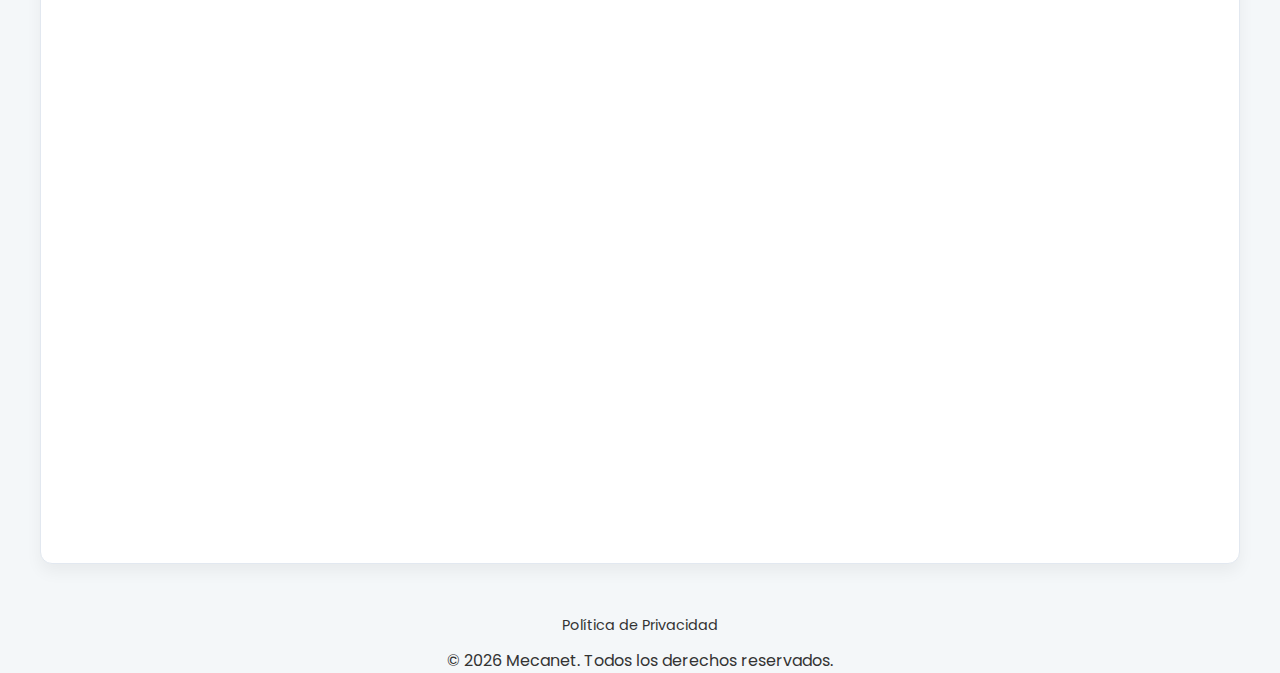
<file: historia-teclado-qwerty.html>
<!DOCTYPE html>
<html lang="es">
<head>
    <meta charset="UTF-8">
    <meta name="viewport" content="width=device-width, initial-scale=1.0">
    <title>La Historia del Teclado QWERTY: ¿Por Qué No Está en Orden Alfabético? - Mecanet</title>
    <meta name="description" content="Descubre la fascinante historia detrás del teclado QWERTY, diseñado no para la velocidad, sino para resolver un problema mecánico de las antiguas máquinas de escribir.">
    <link rel="stylesheet" href="style.css">

    <!-- Schema Markup for SEO -->
    <script type="application/ld+json">
    {
      "@context": "https://schema.org",
      "@type": "Article",
      "mainEntityOfPage": {
        "@type": "WebPage",
        "@id": "https://www.tu-dominio-aqui.com/historia-teclado-qwerty.html"
      },
      "headline": "La Historia del Teclado QWERTY: ¿Por Qué No Está en Orden Alfabético?",
      "description": "Descubre la fascinante historia detrás del teclado QWERTY, diseñado no para la velocidad, sino para resolver un problema mecánico de las antiguas máquinas de escribir.",
      "image": "https://www.tu-dominio-aqui.com/images/teclado-qwert-antiguo.jpg",
      "author": {
        "@type": "Person",
        "name": "Mecanet"
      },
      "publisher": {
        "@type": "Organization",
        "name": "Mecanet",
        "logo": {
          "@type": "ImageObject",
          "url": "https://www.tu-dominio-aqui.com/images/logo.png"
        }
      },
      "datePublished": "2023-10-27"
    }
    </script>
</head>
<body>
    <header>
        <a href="index.html" class="logo">Mecanet</a>
        <nav>
            <a href="index.html">Práctica</a>
            <a href="blog.html" class="nav-active">Blog</a>
            <a href="sobre-nosotros.html">Sobre Nosotros</a>
            <a href="contacto.html">Contacto</a>
        </nav>
    </header>
    <main class="content-page">
        <div class="article-layout">
            <article class="article-content">
                <h1 class="fade-in-element">La Historia del Teclado QWERTY: ¿Por Qué No Está en Orden Alfabético?</h1>
                <p class="fade-in-element">Desde la máquina de escribir hasta nuestros smartphones, el teclado QWERTY ha dominado la forma en que interactuamos con el texto. Pero, ¿alguna vez te has preguntado por qué estas letras están dispuestas de esta manera aparentemente aleatoria? La respuesta es más fascinante de lo que crees y tiene sus raíces en una ingeniosa solución a un problema mecánico de hace más de un siglo.</p>
        
                <img src="./src/maquinaDeEscribir.jpg" alt="Fotografía de una máquina de escribir antigua mostrando la disposición de teclas QWERTY." class="fade-in-element">

                <h2 class="fade-in-element">El Problema: Atascos en las Máquinas de Escribir</h2>
                <p class="fade-in-element">A mediados del siglo XIX, las primeras máquinas de escribir comerciales tenían un problema fundamental: si un mecanógrafo pulsaba dos teclas adyacentes demasiado rápido, las barras metálicas que imprimían las letras en el papel se atascaban entre sí. Esto obligaba al escritor a detenerse, desenredar las barras y continuar, ralentizando enormemente el proceso.</p>
        
                <h2 class="fade-in-element">La Solución de Christopher Sholes</h2>
                <p class="fade-in-element">En la década de 1870, el inventor Christopher Latham Sholes, mientras desarrollaba una de las primeras máquinas de escribir exitosas (que más tarde vendería a Remington), ideó una solución. En lugar de buscar la disposición más rápida, buscó la que fuera más <strong>eficiente para evitar atascos</strong>.</p>
                <p class="fade-in-element">Su diseño QWERTY separaba deliberadamente los pares de letras que se usan con más frecuencia en inglés, como "th", "st" o "er". Al colocar estas letras lejos unas de otras, reducía la probabilidad de que las barras correspondientes se chocaran. En resumen, ¡el teclado QWERTY fue diseñado originalmente para <strong>ralentizarnos</strong> a propósito!</p>
        
                <h2 class="fade-in-element">¿Existen Alternativas Mejores?</h2>
                <p class="fade-in-element">Sí, existen varios diseños alternativos que afirman ser más eficientes, como el <strong>Teclado Dvorak</strong> o el <strong>Colemak</strong>. Estos diseños colocan las letras más comunes en la fila guía para minimizar el movimiento de los dedos y, teóricamente, aumentar la velocidad.</p>
                <p class="fade-in-element">Sin embargo, el efecto de red es poderoso. El teclado QWERTY se convirtió en el estándar de la industria y, para cuando la tecnología de las máquinas de escribir superó el problema de los atascos, ya era demasiado tarde. Millones de personas habían aprendido a usarlo, y el coste de cambiar era demasiado alto.</p>
                
                <p class="fade-in-element">Así que la próxima vez que tus dedos vuelen sobre el teclado, recuerda que estás usando una pieza de historia de la ingeniería, un diseño que sacrificó la velocidad pura por la fiabilidad mecánica y que ha perdurado durante más de 150 años.</p>
        
                <a href="blog.html" class="back-link fade-in-element" style="margin-top: 40px;">&larr; Volver a todos los artículos</a>
            </article>

            <aside class="article-sidebar">
                <div class="sidebar-box fade-in-element">
                    <h3>Otros artículos</h3>
                    <ul>
                        <li><a href="psicologia-ritmo-mecanografia.html">La Psicología del Ritmo</a></li>
                        <li><a href="ejercicios-calentamiento-dedos.html">Ejercicios de Calentamiento</a></li>
                        <li><a href="teclados-mecanicos-vs-membrana.html">Mecánico vs. Membrana</a></li>
                        <li><a href="errores-comunes-mecanografia.html">5 Errores Comunes al Aprender</a></li>
                        <li><a href="consejos-aumentar-velocidad-mecanografia.html">5 Consejos para Duplicar tu Velocidad</a></li>
                    </ul>
                </div>
            </aside>
        </div>
    </main>
    <footer style="margin-top: 40px; text-align: center; color: var(--text-color);">
        <div class="footer-links">
            <a href="privacidad.html">Política de Privacidad</a>
        </div>
        <p id="copyright">&copy; 2023 Mecanet. Todos los derechos reservados.</p>
    </footer>
    <script src="animations.js" defer></script>
    <script>
        document.getElementById('copyright').innerHTML = `&copy; ${new Date().getFullYear()} Mecanet. Todos los derechos reservados.`;
    </script>
</body>
</html>
</file>
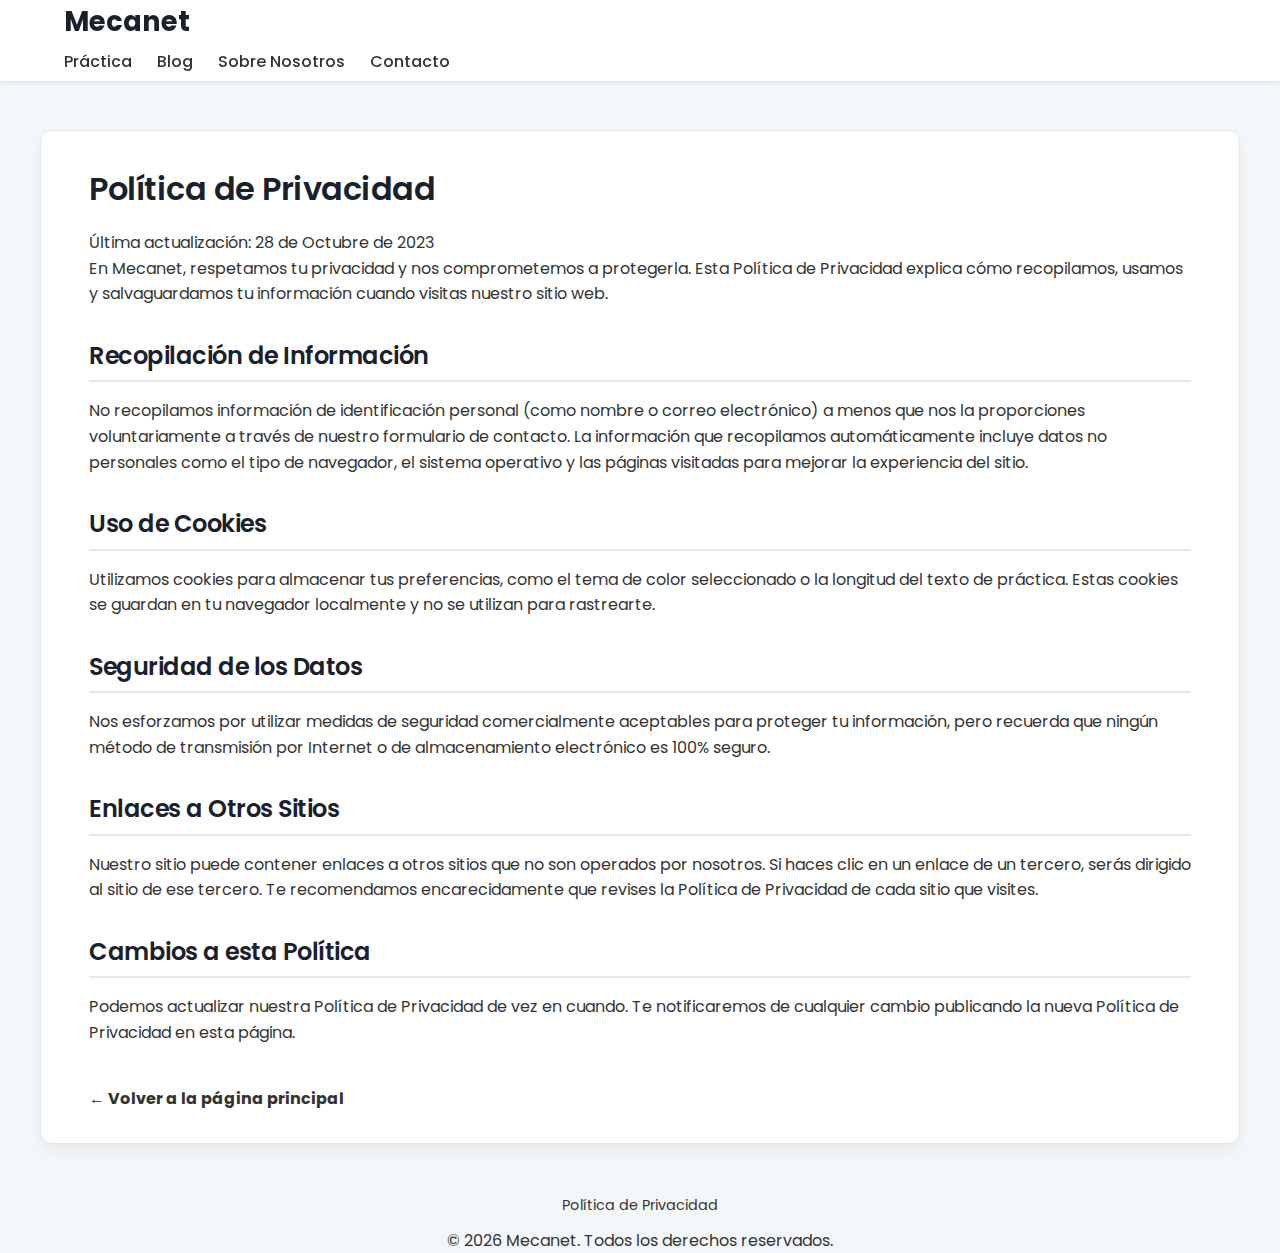
<file: privacidad.html>
<!DOCTYPE html>
<html lang="es">
<head>
    <meta charset="UTF-8">
    <meta name="viewport" content="width=device-width, initial-scale=1.0">
    <title>Política de Privacidad - Mecanet</title>
    <meta name="robots" content="noindex, follow"> <!-- No queremos que esta página compita en SEO -->
    <link rel="stylesheet" href="style.css">
</head>
<body>
    <header>
        <a href="index.html" class="logo">Mecanet</a>
        <nav>
            <a href="index.html">Práctica</a>
            <a href="blog.html">Blog</a>
            <a href="sobre-nosotros.html">Sobre Nosotros</a>
            <a href="contacto.html">Contacto</a>
        </nav>
    </header>
    <main class="content-page">
        <h1>Política de Privacidad</h1>
        <p>Última actualización: 28 de Octubre de 2023</p>
        <p>En Mecanet, respetamos tu privacidad y nos comprometemos a protegerla. Esta Política de Privacidad explica cómo recopilamos, usamos y salvaguardamos tu información cuando visitas nuestro sitio web.</p>
        <h2>Recopilación de Información</h2>
        <p>No recopilamos información de identificación personal (como nombre o correo electrónico) a menos que nos la proporciones voluntariamente a través de nuestro formulario de contacto. La información que recopilamos automáticamente incluye datos no personales como el tipo de navegador, el sistema operativo y las páginas visitadas para mejorar la experiencia del sitio.</p>
        <h2>Uso de Cookies</h2>
        <p>Utilizamos cookies para almacenar tus preferencias, como el tema de color seleccionado o la longitud del texto de práctica. Estas cookies se guardan en tu navegador localmente y no se utilizan para rastrearte.</p>
        <h2>Seguridad de los Datos</h2>
        <p>Nos esforzamos por utilizar medidas de seguridad comercialmente aceptables para proteger tu información, pero recuerda que ningún método de transmisión por Internet o de almacenamiento electrónico es 100% seguro.</p>
        <h2>Enlaces a Otros Sitios</h2>
        <p>Nuestro sitio puede contener enlaces a otros sitios que no son operados por nosotros. Si haces clic en un enlace de un tercero, serás dirigido al sitio de ese tercero. Te recomendamos encarecidamente que revises la Política de Privacidad de cada sitio que visites.</p>
        <h2>Cambios a esta Política</h2>
        <p>Podemos actualizar nuestra Política de Privacidad de vez en cuando. Te notificaremos de cualquier cambio publicando la nueva Política de Privacidad en esta página.</p>
        <a href="index.html" class="back-link" style="margin-top: 40px;">&larr; Volver a la página principal</a>
    </main>
    <footer style="margin-top: 40px; text-align: center; color: var(--text-color);">
        <div class="footer-links">
            <a href="privacidad.html">Política de Privacidad</a>
        </div>
        <p id="copyright">&copy; 2023 Mecanet. Todos los derechos reservados.</p>
    </footer>
    <script>
        document.getElementById('copyright').innerHTML = `&copy; ${new Date().getFullYear()} Mecanet. Todos los derechos reservados.`;
    </script>
</body>
</html>
</file>
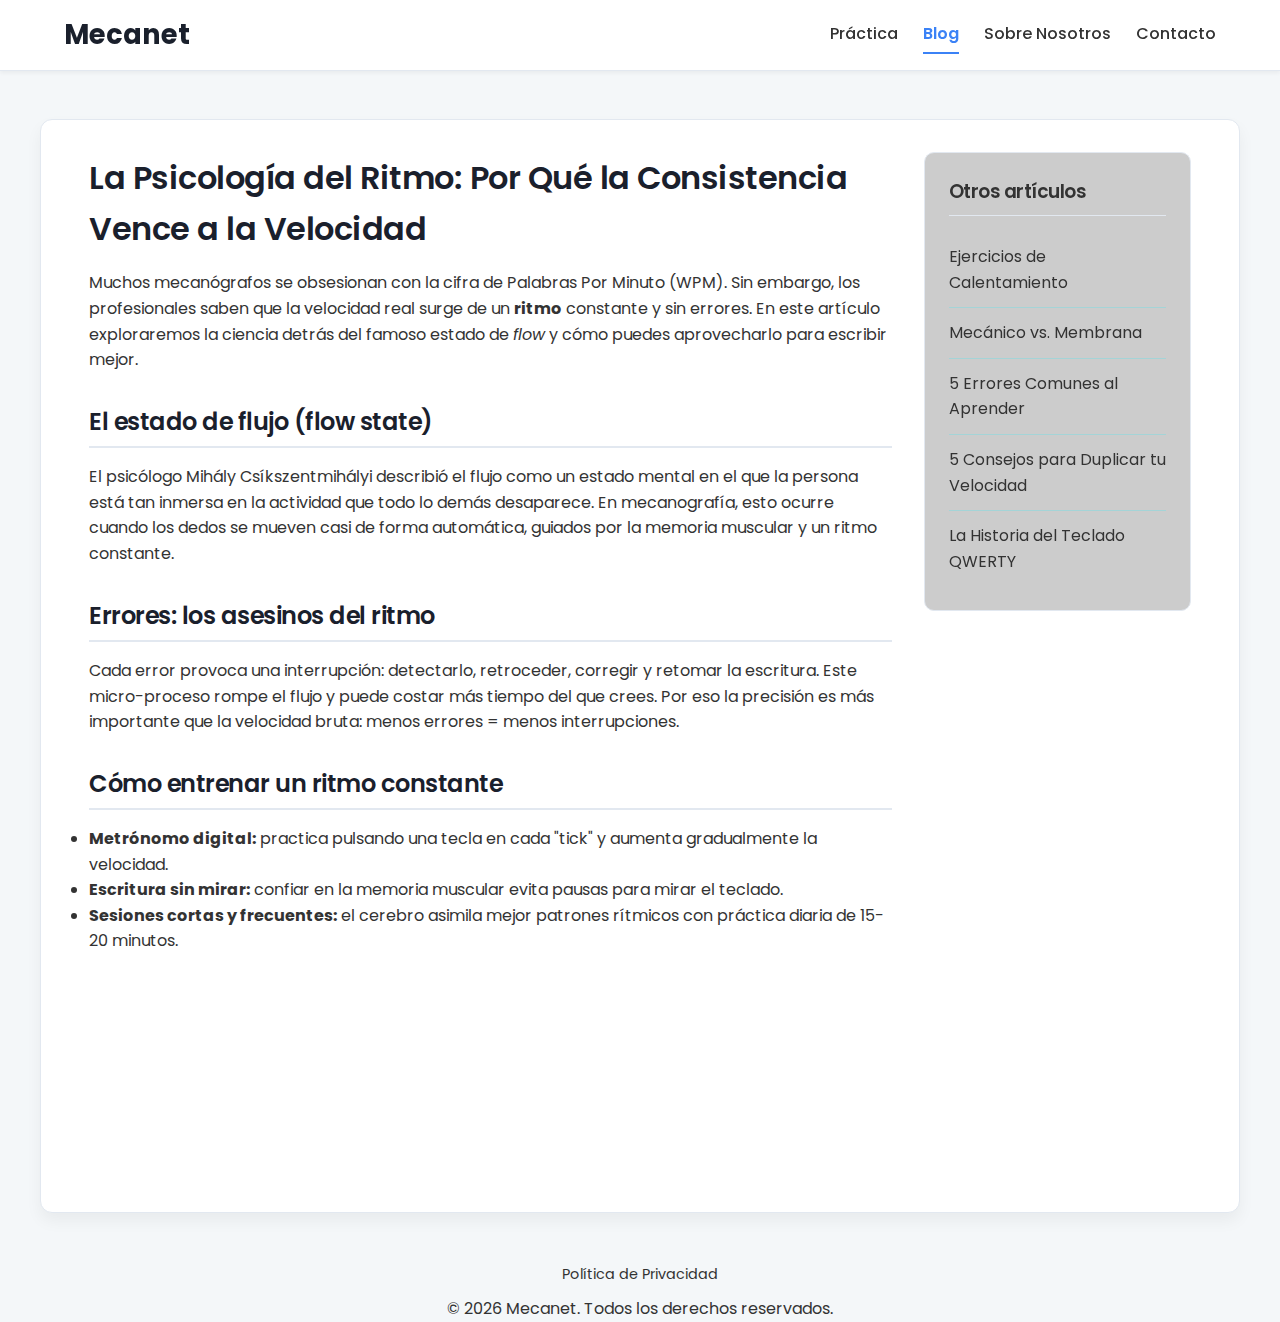
<file: psicologia-ritmo-mecanografia.html>
<!DOCTYPE html>
<html lang="es">
<head>
    <meta charset="UTF-8">
    <meta name="viewport" content="width=device-width, initial-scale=1.0">
    <title>La Psicología del Ritmo en la Mecanografía - Mecanet</title>
    <meta name="description" content="Descubre por qué la consistencia y el ritmo son más importantes que la velocidad bruta cuando escribes. Aprende a entrar en el 'flow' y a mejorar tu precisión y WPM.">
    <link rel="stylesheet" href="style.css">

    <!-- Schema Markup -->
    <script type="application/ld+json">
    {
      "@context": "https://schema.org",
      "@type": "Article",
      "mainEntityOfPage": {
        "@type": "WebPage",
        "@id": "https://www.tu-dominio-aqui.com/psicologia-ritmo-mecanografia.html"
      },
      "headline": "La Psicología del Ritmo: Por Qué la Consistencia Vence a la Velocidad",
      "description": "Descubre por qué un ritmo constante y la precisión son la verdadera clave para mejorar tu mecanografía y alcanzar el estado de flujo.",
      "author": {"@type": "Person", "name": "Mecanet"},
      "publisher": {"@type": "Organization", "name": "Mecanet", "logo": {"@type": "ImageObject", "url": "https://www.tu-dominio-aqui.com/images/logo.png"}},
      "datePublished": "2023-11-18"
    }
    </script>
</head>
<body>
    <header>
        <div class="header-content">
            <a href="index.html" class="logo">Mecanet</a>
            <nav>
                <a href="index.html">Práctica</a>
                <a href="blog.html" class="nav-active">Blog</a>
                <a href="sobre-nosotros.html">Sobre Nosotros</a>
                <a href="contacto.html">Contacto</a>
            </nav>
        </div>
    </header>

    <main class="content-page">
        <div class="article-layout">
            <article class="article-content">
                <h1 class="fade-in-element">La Psicología del Ritmo: Por Qué la Consistencia Vence a la Velocidad</h1>
                <p class="fade-in-element">Muchos mecanógrafos se obsesionan con la cifra de Palabras Por Minuto (WPM). Sin embargo, los profesionales saben que la velocidad real surge de un <strong>ritmo</strong> constante y sin errores. En este artículo exploraremos la ciencia detrás del famoso estado de <em>flow</em> y cómo puedes aprovecharlo para escribir mejor.</p>

                <h2 class="fade-in-element">El estado de flujo (flow state)</h2>
                <p class="fade-in-element">El psicólogo Mihály Csíkszentmihályi describió el flujo como un estado mental en el que la persona está tan inmersa en la actividad que todo lo demás desaparece. En mecanografía, esto ocurre cuando los dedos se mueven casi de forma automática, guiados por la memoria muscular y un ritmo constante.</p>

                <h2 class="fade-in-element">Errores: los asesinos del ritmo</h2>
                <p class="fade-in-element">Cada error provoca una interrupción: detectarlo, retroceder, corregir y retomar la escritura. Este micro-proceso rompe el flujo y puede costar más tiempo del que crees. Por eso la precisión es más importante que la velocidad bruta: menos errores = menos interrupciones.</p>

                <h2 class="fade-in-element">Cómo entrenar un ritmo constante</h2>
                <ul>
                    <li class="fade-in-element"><strong>Metrónomo digital:</strong> practica pulsando una tecla en cada "tick" y aumenta gradualmente la velocidad.</li>
                    <li class="fade-in-element"><strong>Escritura sin mirar:</strong> confiar en la memoria muscular evita pausas para mirar el teclado.</li>
                    <li class="fade-in-element"><strong>Sesiones cortas y frecuentes:</strong> el cerebro asimila mejor patrones rítmicos con práctica diaria de 15-20&nbsp;minutos.</li>
                </ul>

                <h2 class="fade-in-element">Conclusión</h2>
                <p class="fade-in-element">Enfócate en mantener un ritmo cómodo y sin errores. Con el tiempo, tu velocidad aumentará como resultado natural de una mecánica depurada y estable. Recuerda: la velocidad es la consecuencia, no el objetivo.</p>

                <a href="blog.html" class="back-link fade-in-element">&larr; Volver al blog</a>
            </article>

            <aside class="article-sidebar">
                <div class="sidebar-box fade-in-element">
                    <h3>Otros artículos</h3>
                    <ul>
                        <li><a href="ejercicios-calentamiento-dedos.html">Ejercicios de Calentamiento</a></li>
                        <li><a href="teclados-mecanicos-vs-membrana.html">Mecánico vs. Membrana</a></li>
                        <li><a href="errores-comunes-mecanografia.html">5 Errores Comunes al Aprender</a></li>
                        <li><a href="consejos-aumentar-velocidad-mecanografia.html">5 Consejos para Duplicar tu Velocidad</a></li>
                        <li><a href="historia-teclado-qwerty.html">La Historia del Teclado QWERTY</a></li>
                    </ul>
                </div>
            </aside>
        </div>
    </main>

    <footer style="margin-top: 40px; text-align: center; color: var(--text-color);">
        <div class="footer-links"><a href="privacidad.html">Política de Privacidad</a></div>
        <p id="copyright">&copy; 2023 Mecanet. Todos los derechos reservados.</p>
    </footer>
    <script src="animations.js" defer></script>
    <script>
        document.getElementById('copyright').innerHTML = `&copy; ${new Date().getFullYear()} Mecanet. Todos los derechos reservados.`;
    </script>
</body>
</html>
</file>
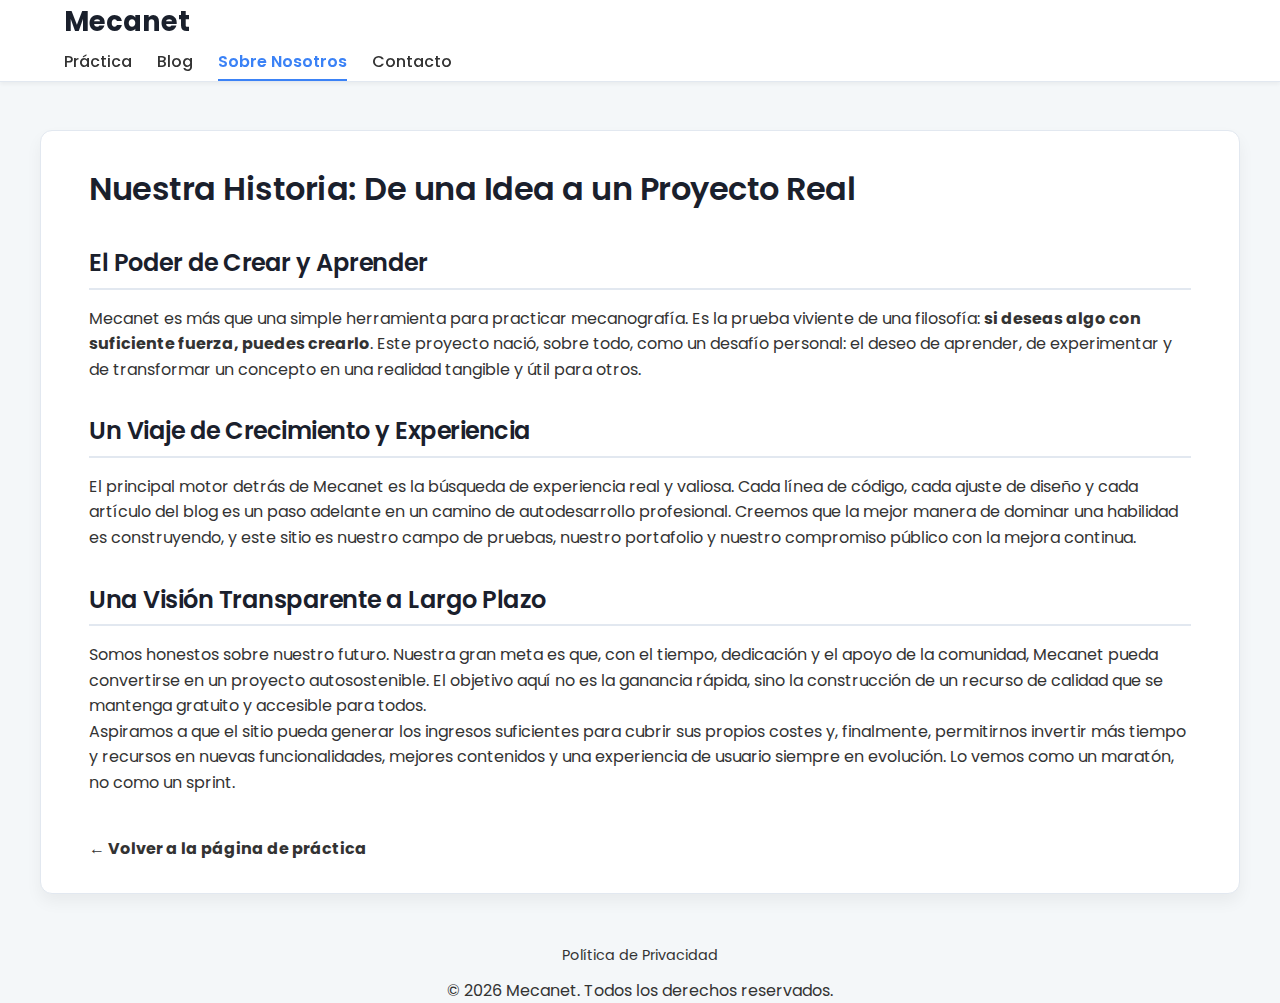
<file: sobre-nosotros.html>
<!DOCTYPE html>
<html lang="es">
<head>
    <meta charset="UTF-8">
    <meta name="viewport" content="width=device-width, initial-scale=1.0">
    <title>Sobre Nosotros - Mecanet</title>
    <meta name="robots" content="noindex, follow">
    <link rel="stylesheet" href="style.css">
</head>
<body>
    <header>
        <a href="index.html" class="logo">Mecanet</a>
        <nav>
            <a href="index.html">Práctica</a>
            <a href="blog.html">Blog</a>
            <a href="sobre-nosotros.html" class="nav-active">Sobre Nosotros</a>
            <a href="contacto.html">Contacto</a>
        </nav>
    </header>
    <main class="content-page">
        <h1 class="fade-in-element">Nuestra Historia: De una Idea a un Proyecto Real</h1>
        
        <h2 class="fade-in-element">El Poder de Crear y Aprender</h2>
        <p class="fade-in-element">
            Mecanet es más que una simple herramienta para practicar mecanografía. Es la prueba viviente de una filosofía: <strong>si deseas algo con suficiente fuerza, puedes crearlo</strong>. Este proyecto nació, sobre todo, como un desafío personal: el deseo de aprender, de experimentar y de transformar un concepto en una realidad tangible y útil para otros.
        </p>
        
        <h2 class="fade-in-element">Un Viaje de Crecimiento y Experiencia</h2>
        <p class="fade-in-element">
            El principal motor detrás de Mecanet es la búsqueda de experiencia real y valiosa. Cada línea de código, cada ajuste de diseño y cada artículo del blog es un paso adelante en un camino de autodesarrollo profesional. Creemos que la mejor manera de dominar una habilidad es construyendo, y este sitio es nuestro campo de pruebas, nuestro portafolio y nuestro compromiso público con la mejora continua.
        </p>

        <h2 class="fade-in-element">Una Visión Transparente a Largo Plazo</h2>
        <p class="fade-in-element">
            Somos honestos sobre nuestro futuro. Nuestra gran meta es que, con el tiempo, dedicación y el apoyo de la comunidad, Mecanet pueda convertirse en un proyecto autosostenible. El objetivo aquí no es la ganancia rápida, sino la construcción de un recurso de calidad que se mantenga gratuito y accesible para todos.
        </p>
        <p class="fade-in-element">
            Aspiramos a que el sitio pueda generar los ingresos suficientes para cubrir sus propios costes y, finalmente, permitirnos invertir más tiempo y recursos en nuevas funcionalidades, mejores contenidos y una experiencia de usuario siempre en evolución. Lo vemos como un maratón, no como un sprint.
        </p>

        <a href="index.html" class="back-link fade-in-element" style="margin-top: 40px;">&larr; Volver a la página de práctica</a>
    </main>
    <footer style="margin-top: 40px; text-align: center; color: var(--text-color);">
        <div class="footer-links">
            <a href="privacidad.html">Política de Privacidad</a>
        </div>
        <p id="copyright">&copy; 2023 Mecanet. Todos los derechos reservados.</p>
    </footer>
    <script src="animations.js" defer></script>
    <script>
        document.getElementById('copyright').innerHTML = `&copy; ${new Date().getFullYear()} Mecanet. Todos los derechos reservados.`;
    </script>
</body>
</html>
</file>
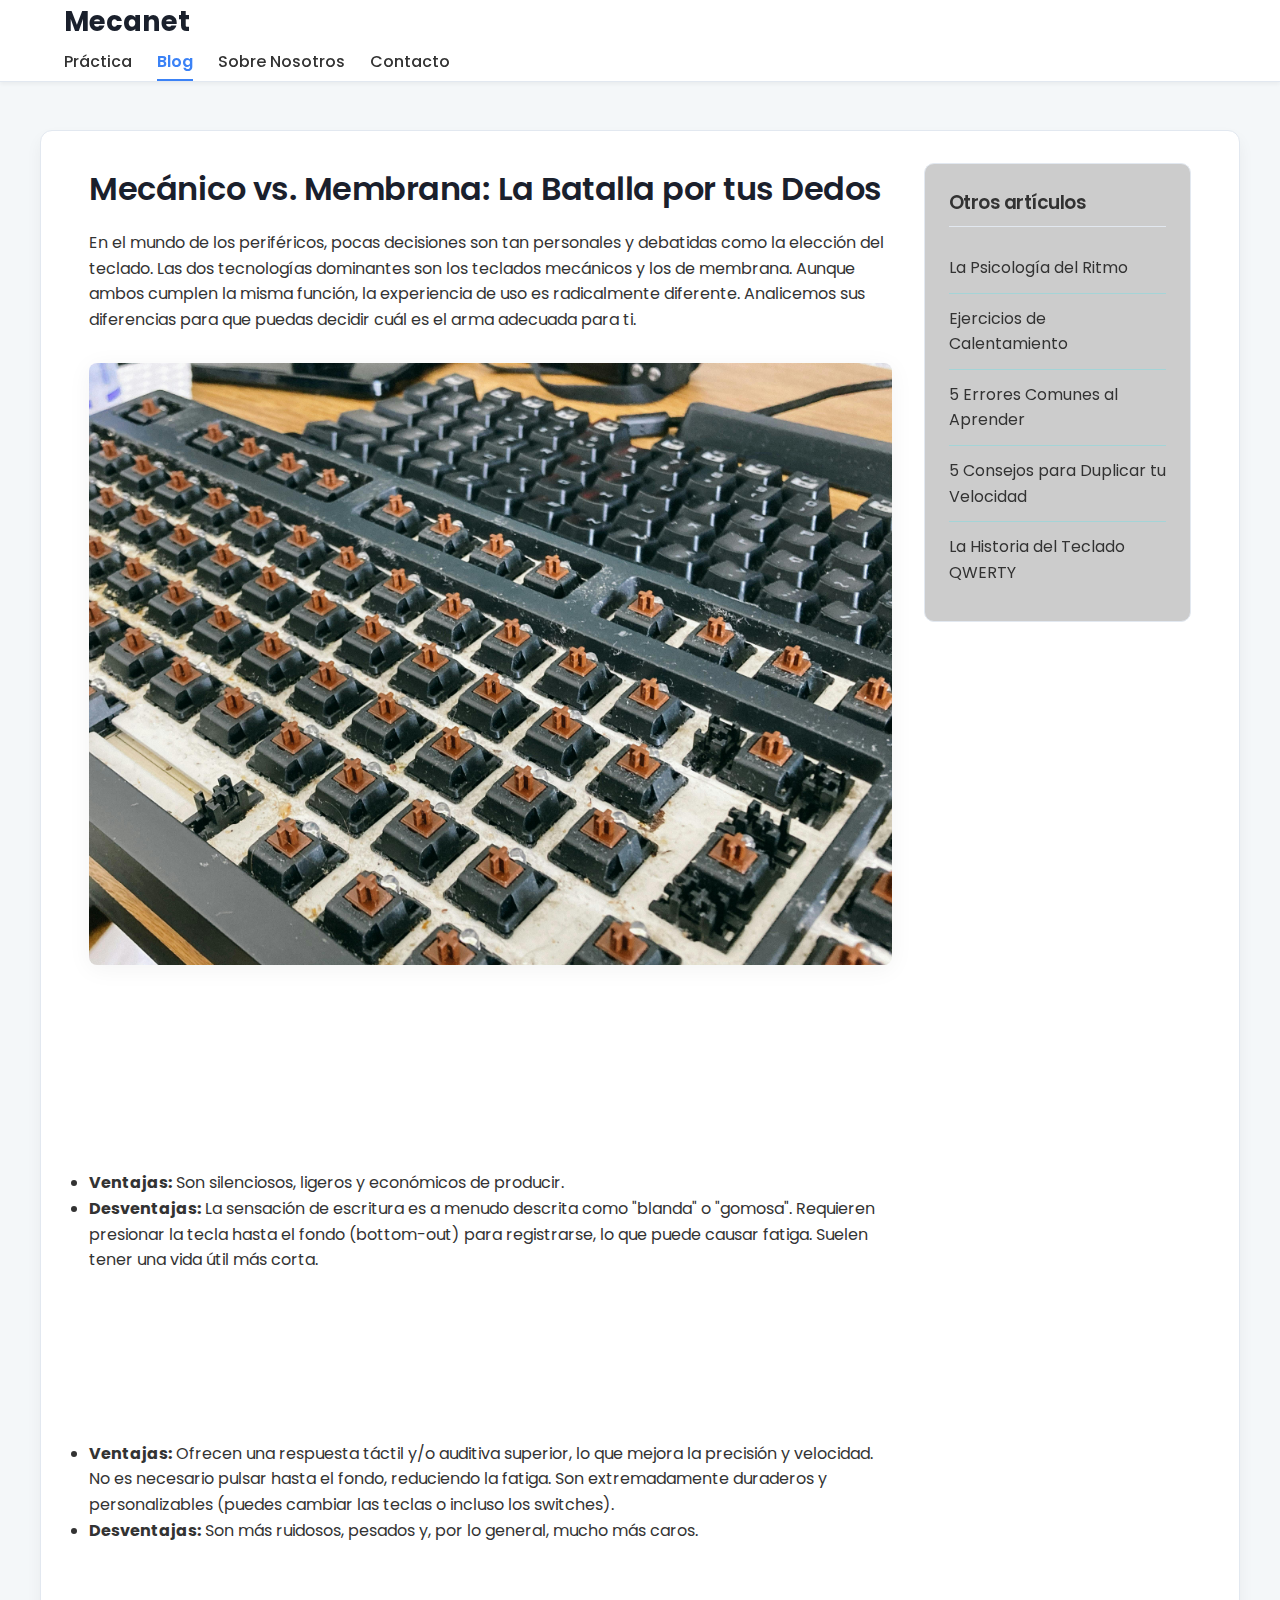
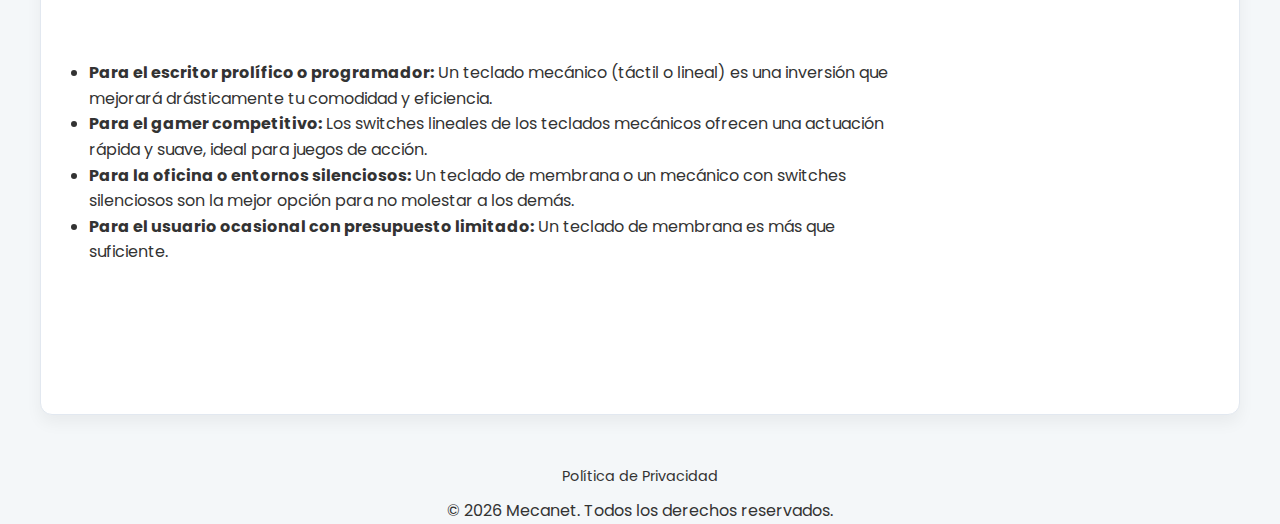
<file: teclados-mecanicos-vs-membrana.html>
<!DOCTYPE html>
<html lang="es">
<head>
    <meta charset="UTF-8">
    <meta name="viewport" content="width=device-width, initial-scale=1.0">
    <title>Teclados Mecánicos vs. Membrana: ¿Cuál es Mejor? - Mecanet</title>
    <meta name="description" content="Análisis a fondo de las diferencias entre teclados mecánicos y de membrana. Descubre cuál es la mejor opción para velocidad, gaming, y trabajo de oficina.">
    <link rel="stylesheet" href="style.css">
    <link rel="preconnect" href="https://fonts.googleapis.com">
    <link rel="preconnect" href="https://fonts.gstatic.com" crossorigin>
    <link href="https://fonts.googleapis.com/css2?family=Roboto:wght@300;400;700&family=Source+Code+Pro:wght@400;700&display=swap" rel="stylesheet">

    <!-- Schema Markup for SEO -->
    <script type="application/ld+json">
    {
      "@context": "https://schema.org",
      "@type": "Article",
      "mainEntityOfPage": {
        "@type": "WebPage",
        "@id": "https://www.tu-dominio-aqui.com/teclados-mecanicos-vs-membrana.html"
      },
      "headline": "Teclados Mecánicos vs. Membrana: La Batalla por tus Dedos",
      "description": "Análisis a fondo de las diferencias entre teclados mecánicos y de membrana. Descubre cuál es la mejor opción para velocidad, gaming, y trabajo de oficina.",
      "image": "https://www.tu-dominio-aqui.com/images/mecanico-vs-membrana.jpg",
      "author": { "@type": "Person", "name": "Mecanet" },
      "publisher": {
        "@type": "Organization",
        "name": "Mecanet",
        "logo": { "@type": "ImageObject", "url": "https://www.tu-dominio-aqui.com/images/logo.png" }
      },
      "datePublished": "2023-11-16"
    }
    </script>
</head>
<body>
    <header>
        <a href="index.html" class="logo">Mecanet</a>
        <nav>
            <a href="index.html">Práctica</a>
            <a href="blog.html" class="nav-active">Blog</a>
            <a href="sobre-nosotros.html">Sobre Nosotros</a>
            <a href="contacto.html">Contacto</a>
        </nav>
    </header>
    <main class="content-page">
        <div class="article-layout">
            <article class="article-content">
                <h1 class="fade-in-element">Mecánico vs. Membrana: La Batalla por tus Dedos</h1>
                <p class="fade-in-element">En el mundo de los periféricos, pocas decisiones son tan personales y debatidas como la elección del teclado. Las dos tecnologías dominantes son los teclados mecánicos y los de membrana. Aunque ambos cumplen la misma función, la experiencia de uso es radicalmente diferente. Analicemos sus diferencias para que puedas decidir cuál es el arma adecuada para ti.</p>

                <img src="./src/tecladoMecanico.jpg" alt="Una imagen comparativa mostrando el switch de un teclado mecánico junto al domo de goma de un teclado de membrana." class="fade-in-element">

                <h2 class="fade-in-element">Teclados de Membrana: El Estándar Silencioso</h2>
                <p class="fade-in-element">Son los teclados que encuentras en la mayoría de oficinas y ordenadores portátiles. Funcionan con una membrana de goma bajo las teclas. Al presionar una tecla, un domo de goma se comprime y hace contacto con el circuito inferior, registrando la pulsación.</p>
                <ul>
                    <li><strong>Ventajas:</strong> Son silenciosos, ligeros y económicos de producir.</li>
                    <li><strong>Desventajas:</strong> La sensación de escritura es a menudo descrita como "blanda" o "gomosa". Requieren presionar la tecla hasta el fondo (bottom-out) para registrarse, lo que puede causar fatiga. Suelen tener una vida útil más corta.</li>
                </ul>

                <h2 class="fade-in-element">Teclados Mecánicos: Precisión y Personalización</h2>
                <p class="fade-in-element">Cada tecla tiene su propio interruptor mecánico individual (switch). Estos switches vienen en diferentes "sabores" (lineales, táctiles, clicky), cada uno con una sensación y sonido distintos. El punto de actuación (cuando la tecla se registra) está a mitad de recorrido, no al fondo.</p>
                 <ul>
                    <li><strong>Ventajas:</strong> Ofrecen una respuesta táctil y/o auditiva superior, lo que mejora la precisión y velocidad. No es necesario pulsar hasta el fondo, reduciendo la fatiga. Son extremadamente duraderos y personalizables (puedes cambiar las teclas o incluso los switches).</li>
                    <li><strong>Desventajas:</strong> Son más ruidosos, pesados y, por lo general, mucho más caros.</li>
                </ul>

                <h2 class="fade-in-element">¿Cuál Deberías Elegir?</h2>
                <p class="fade-in-element">La respuesta depende de tu uso y preferencia:</p>
                <ul>
                    <li><strong>Para el escritor prolífico o programador:</strong> Un teclado mecánico (táctil o lineal) es una inversión que mejorará drásticamente tu comodidad y eficiencia.</li>
                    <li><strong>Para el gamer competitivo:</strong> Los switches lineales de los teclados mecánicos ofrecen una actuación rápida y suave, ideal para juegos de acción.</li>
                    <li><strong>Para la oficina o entornos silenciosos:</strong> Un teclado de membrana o un mecánico con switches silenciosos son la mejor opción para no molestar a los demás.</li>
                    <li><strong>Para el usuario ocasional con presupuesto limitado:</strong> Un teclado de membrana es más que suficiente.</li>
                </ul>
                <p class="fade-in-element">La mejor forma de saberlo es probándolos. Pero si te tomas en serio la mecanografía, dar el salto a un teclado mecánico es, para muchos, un viaje de ida.</p>

                <a href="blog.html" class="back-link fade-in-element" style="margin-top: 40px;">&larr; Volver a todos los artículos</a>
            </article>

            <aside class="article-sidebar">
                <div class="sidebar-box fade-in-element">
                    <h3>Otros artículos</h3>
                    <ul>
                        <li><a href="psicologia-ritmo-mecanografia.html">La Psicología del Ritmo</a></li>
                        <li><a href="ejercicios-calentamiento-dedos.html">Ejercicios de Calentamiento</a></li>
                        <li><a href="errores-comunes-mecanografia.html">5 Errores Comunes al Aprender</a></li>
                        <li><a href="consejos-aumentar-velocidad-mecanografia.html">5 Consejos para Duplicar tu Velocidad</a></li>
                        <li><a href="historia-teclado-qwerty.html">La Historia del Teclado QWERTY</a></li>
                    </ul>
                </div>
            </aside>
        </div>
    </main>
    <footer style="margin-top: 40px; text-align: center; color: var(--text-color);">
        <div class="footer-links">
            <a href="privacidad.html">Política de Privacidad</a>
        </div>
        <p id="copyright">&copy; 2023 Mecanet. Todos los derechos reservados.</p>
    </footer>
    <script src="animations.js" defer></script>
    <script>
        document.getElementById('copyright').innerHTML = `&copy; ${new Date().getFullYear()} Mecanet. Todos los derechos reservados.`;
    </script>
</body>
</html>
</file>
<file: style.css>
@import url('https://fonts.googleapis.com/css2?family=Poppins:wght@300;400;500;600;700&display=swap');

:root {
    --bg-color: #f4f7f9;
    --text-color: #333333;
    --heading-color: #1a202c;
    --panel-bg: #ffffff;
    --border-color: #e2e8f0;
    --shadow-color: rgba(0, 0, 0, 0.05);
    --accent-color: #3b82f6; /* A nice, calm blue */
    --accent-color-hover: #2563eb;
    --correct-color: #22c55e;
    --incorrect-color: #ef4444;
}

* {
    box-sizing: border-box;
    margin: 0;
    padding: 0;
}

body {
    font-family: 'Poppins', sans-serif;
    background-color: var(--bg-color);
    color: var(--text-color);
    line-height: 1.6;
    transition: background-color 0.3s, color 0.3s;
}

h1, h2, h3, h4, h5, h6 {
    font-family: 'Poppins', sans-serif;
    color: var(--heading-color);
    font-weight: 600;
    letter-spacing: -0.5px;
    margin-bottom: 1rem;
}

a {
    color: var(--accent-color);
    text-decoration: none;
    transition: color 0.2s ease-in-out;
}

a:hover, a:focus {
    color: var(--accent-color-hover);
    text-decoration: underline;
}

/* Header and Navigation */
header {
    background: var(--panel-bg);
    border-bottom: 1px solid var(--border-color);
    position: sticky;
    top: 0;
    z-index: 1000;
    padding: 0 5%;
    box-shadow: 0 2px 4px var(--shadow-color);
}

.header-content {
    display: flex;
    justify-content: space-between;
    align-items: center;
    max-width: 1400px;
    margin: 0 auto;
    height: 70px;
}

.logo {
    font-size: 1.7rem;
    font-weight: 700;
    color: var(--heading-color);
}

nav {
    display: flex;
    gap: 25px;
}

nav a {
    font-size: 1rem;
    font-weight: 500;
    color: var(--text-color);
    text-decoration: none;
    padding: 5px 0;
    border-bottom: 2px solid transparent;
    transition: border-bottom-color 0.3s, color 0.3s;
}

nav a:hover {
    color: var(--accent-color);
    text-decoration: none;
}

nav a.nav-active {
    color: var(--accent-color);
    border-bottom-color: var(--accent-color);
    font-weight: 600;
}

/* Main Content & Panels */
.container, .content-page {
    max-width: 1200px;
    margin: 3rem auto;
    padding: 2rem 3rem;
    background: var(--panel-bg);
    border: 1px solid var(--border-color);
    border-radius: 12px;
    box-shadow: 0 8px 16px var(--shadow-color);
}

/* General button styles */
button, .btn {
    font-family: 'Poppins', sans-serif;
    background-color: var(--accent-color);
    color: #ffffff;
    border: none;
    padding: 12px 24px;
    border-radius: 8px;
    cursor: pointer;
    transition: background-color 0.3s, transform 0.2s;
    font-weight: 500;
    font-size: 1rem;
    text-transform: none;
}

button:hover, .btn:hover {
    background-color: var(--accent-color-hover);
    transform: translateY(-2px);
    box-shadow: 0 4px 12px rgba(0, 0, 0, 0.1);
}

/* Text display */
#text-display {
    font-size: 1.6em;
    line-height: 1.8;
    color: var(--text-color);
    font-family: 'Georgia', serif; /* A classic font for long-form reading */
}
.correct { color: var(--correct-color); }
.incorrect { color: var(--incorrect-color); background-color: #fee2e2; border-radius: 3px; }
.cursor {
    border-left: 3px solid var(--accent-color);
    animation: blink 1s infinite;
    margin-left: -1.5px;
}
@keyframes blink { 50% { border-color: transparent; } }

/* Article and Blog Styling */
.article-card {
    background-color: var(--panel-bg);
    border: 1px solid var(--border-color);
    border-radius: 12px;
    display: flex;
    flex-direction: column;
    overflow: hidden;
    transition: transform 0.3s, box-shadow 0.3s;
}

.article-card:hover {
    transform: translateY(-5px);
    box-shadow: 0 10px 20px var(--shadow-color);
}

.article-card-content h2 {
    font-size: 1.4rem;
    font-weight: 600;
}
.article-card-content .btn {
    background-color: var(--bg-color);
    color: var(--accent-color);
    border: 1px solid var(--border-color);
}
.article-card-content .btn:hover {
    background-color: var(--accent-color);
    color: #ffffff;
    border-color: var(--accent-color);
}

/* Contact Page Cards */
.contact-card {
    background: var(--bg-color);
    border: 1px solid var(--border-color);
    padding: 2rem;
    border-radius: 12px;
    text-align: center;
}
.contact-card h3 {
    color: var(--heading-color);
}
.email-display {
    background-color: #eef2ff;
    padding: 10px 15px;
    border-radius: 8px;
    border: 1px solid #c7d2fe;
    color: #4338ca;
    font-family: 'Source Code Pro', monospace;
}

.stats {
    display: flex;
    justify-content: space-around;
    margin-bottom: 20px;
}

.stat {
    text-align: center;
}

.stat-value {
    font-size: 2em;
    font-weight: bold;
}

.stat-label {
    font-size: 0.9em;
    color: var(--text-color);
}

.text-display-container {
    background-color: var(--dark-bg);
    padding: 20px;
    border-radius: 5px;
    margin-bottom: 20px;
    border: 1px solid var(--border-color);
}

#text-display span {
    transition: color 0.1s;
}

.controls, .results-controls {
    display: flex;
    justify-content: center;
    gap: 15px;
    margin-top: 20px;
}

.config-panel {
    display: flex;
    flex-direction: column;
    gap: 20px;
    margin-bottom: 20px;
    padding: 20px;
    background-color: rgba(0,0,0,0.2);
    border-radius: 10px;
}

.config-section {
    display: flex;
    flex-direction: column;
    align-items: center;
    gap: 10px;
}

.config-section .config-label {
    font-family: 'Source Code Pro', monospace;
    font-size: 1.1rem;
    margin-bottom: 5px;
    color: var(--primary-glow);
}

.pill-nav {
    display: flex;
    background-color: var(--dark-bg);
    border-radius: 25px;
    padding: 5px;
    border: 1px solid var(--border-color);
}

.pill-nav button {
    background-color: transparent;
    border: none;
    color: var(--text-color);
    padding: 10px 20px;
    border-radius: 20px;
    cursor: pointer;
    transition: background-color 0.3s, color 0.3s;
    font-size: 1rem;
}

.pill-nav button.active {
    background-color: var(--primary-glow);
    color: var(--dark-bg);
    font-weight: bold;
    box-shadow: 0 0 10px var(--primary-glow);
}

.main-app-container {
    display: flex;
    flex-direction: column;
    align-items: center;
    width: 100%;
    gap: 15px;
}

#theme-selector {
    display: flex;
    align-items: center;
    gap: 10px;
}

.settings-container {
    display: flex;
    flex-wrap: wrap;
    justify-content: center;
    gap: 15px;
    padding: 15px;
    border-radius: 12px;
    background-color: var(--container-bg);
    box-shadow: 0 4px 15px rgba(0,0,0,0.05);
    border: 1px solid var(--border-color);
}

.config-options {
    display: flex;
    gap: 15px;
}

#mode-selector,
#length-selector,
#duration-selector {
    display: flex;
    align-items: center;
    gap: 10px;
    background-color: var(--bg-color);
    padding: 5px;
    border-radius: 9px;
}

#mode-selector span,
#length-selector span,
#duration-selector span,
#theme-selector span {
    display: none; /* Hide old labels for a cleaner look */
}

#theme-selector button,
#length-selector button,
#mode-selector button,
#duration-selector button {
    padding: 8px 18px;
    border: none;
    background-color: transparent;
    color: var(--text-color);
    cursor: pointer;
    border-radius: 7px;
    transition: background-color 0.2s, color 0.2s, transform 0.2s;
    font-weight: 500;
}

#theme-selector button:hover,
#length-selector button:hover,
#mode-selector button:hover,
#duration-selector button:hover {
    transform: scale(1.05);
}

#length-selector button.active,
#mode-selector button.active,
#duration-selector button.active,
#theme-selector button.active {
    background-color: var(--button-bg);
    color: var(--button-text-color);
    box-shadow: 0 2px 5px rgba(0, 123, 255, 0.3);
    transform: scale(1.05);
}

#color-picker {
    -webkit-appearance: none;
    -moz-appearance: none;
    appearance: none;
    width: 35px;
    height: 35px;
    padding: 0;
    border: none;
    background-color: transparent;
    cursor: pointer;
}
#color-picker::-webkit-color-swatch {
    border-radius: 50%;
    border: 1px solid var(--border-color);
}
#color-picker::-moz-color-swatch {
    border-radius: 50%;
    border: 1px solid var(--border-color);
}

#text-to-type-container {
    border: 1px solid var(--border-color);
    padding: 20px;
    margin: 20px;
    width: 80%;
    max-width: 800px;
    background-color: var(--container-bg);
    border-radius: 5px;
    transition: background-color 0.3s, border-color 0.3s;
}

#text-to-type {
    font-size: 1.2em;
    line-height: 1.5;
    margin: 0;
    font-family: 'Courier New', Courier, monospace;
}

#text-to-type span.current-char {
    position: relative;
    background-color: rgba(0, 123, 255, 0.2);
    border-radius: 2px;
}

#text-to-type span.current-char::before {
    content: '';
    position: absolute;
    left: 0;
    top: 10%;
    height: 80%;
    width: 2px;
    background-color: #007BFF;
    animation: blink 1s infinite;
}

@keyframes blink {
    0%, 100% { opacity: 1; }
    50% { opacity: 0; }
}

textarea {
    width: 80%;
    max-width: 800px;
    padding: 10px;
    font-size: 1em;
    border: 1px solid var(--border-color);
    border-radius: 5px;
    resize: none;
    background-color: var(--container-bg);
    color: var(--text-color);
    transition: background-color 0.3s, color 0.3s, border-color 0.3s;
    height: 40px;
    text-align: center;
}

#stats {
    display: flex;
    justify-content: space-around;
    width: 80%;
    max-width: 800px;
    margin: 0;
}

#stats p {
    font-size: 1.2em;
}

#reset-button {
    padding: 10px 20px;
    font-size: 1em;
    border: none;
    background-color: var(--button-bg);
    color: var(--button-text-color);
    border-radius: 5px;
    cursor: pointer;
    transition: background-color 0.3s;
}

#reset-button:hover {
    background-color: #0056b3;
}

#button-container {
    display: flex;
    gap: 20px;
    margin-top: 0;
}

#restart-button,
#next-test-button {
    padding: 10px 20px;
    font-size: 1em;
    border: none;
    background-color: var(--button-bg);
    color: var(--button-text-color);
    border-radius: 5px;
    cursor: pointer;
    transition: background-color 0.3s;
}

#restart-button:hover,
#next-test-button:hover {
    background-color: #0056b3;
}

#restart-button:disabled {
    background-color: #ccc;
    cursor: not-allowed;
}

#results-container {
    width: 80%;
    max-width: 800px;
    margin: 0;
    padding: 20px;
    border: 1px solid var(--border-color);
    border-radius: 5px;
    background-color: var(--container-bg);
}

#keyboard-container {
    display: flex;
    flex-direction: column;
    align-items: center;
    gap: 5px;
    margin-top: 15px;
    margin-bottom: 20px;
}

.keyboard-row {
    display: flex;
    gap: 5px;
}

.key {
    padding: 10px 15px;
    border-radius: 4px;
    background-color: #e0e0e0;
    color: #333;
    font-family: monospace;
    border: 1px solid #aaa;
    min-width: 20px;
    text-align: center;
    text-transform: lowercase;
}

.key.space {
    width: 250px;
}

.key.error-level-1 { background-color: #ffcdd2; border-color: #ef9a9a; } /* Light Red */
.key.error-level-2 { background-color: #e57373; border-color: #d32f2f; color: white; } /* Medium Red */
.key.error-level-3 { background-color: #c62828; border-color: #b71c1c; color: white; } /* Dark Red */

#error-details {
    list-style-type: none;
    padding-left: 0;
    max-height: 150px;
    overflow-y: auto;
}

#error-details li {
    padding: 5px;
    border-bottom: 1px solid var(--border-color);
}

#guide-keyboard-container {
    display: flex;
    flex-direction: column;
    align-items: center;
    gap: 8px;
    margin: 0;
    padding: 15px;
    background-color: var(--container-bg);
    border: 1px solid var(--border-color);
    border-radius: 8px;
}

.key.next-key {
    transform: scale(1.1);
    box-shadow: 0 0 15px var(--button-bg);
    border-color: var(--button-bg);
}

/* Finger Colors */
.key.finger-l-pinky { background-color: #ffc0cb; } /* Pink */
.key.finger-l-ring { background-color: #add8e6; } /* Light Blue */
.key.finger-l-middle { background-color: #90ee90; } /* Light Green */
.key.finger-l-index { background-color: #fffacd; } /* Lemon Chiffon */
.key.finger-r-index { background-color: #fffacd; } /* Lemon Chiffon */
.key.finger-r-middle { background-color: #90ee90; } /* Light Green */
.key.finger-r-ring { background-color: #add8e6; } /* Light Blue */
.key.finger-r-pinky { background-color: #ffc0cb; } /* Pink */
.key.finger-thumb { background-color: #d3d3d3; } /* Light Grey */

#stats #timer {
    font-weight: bold;
}

.content-page {
    max-width: 800px;
    margin: 20px auto;
    padding: 20px;
    background-color: var(--container-bg);
    border: 1px solid var(--border-color);
    border-radius: 8px;
    line-height: 1.6;
}

.content-page h2 {
    margin-top: 30px;
    border-bottom: 2px solid var(--border-color);
    padding-bottom: 5px;
}

.content-page a {
    color: var(--button-bg);
    text-decoration: none;
}

.content-page a:hover {
    text-decoration: underline;
}

.article-layout {
    display: flex;
    gap: 2rem;
}

.article-content {
    flex: 3; /* Takes up 3/4 of the space */
}

.article-sidebar {
    flex: 1; /* Takes up 1/4 of the space */
    position: sticky;
    top: 120px; /* Adjust based on header height */
    align-self: flex-start;
}

.sidebar-box {
    background: rgba(0,0,0,0.2);
    border: 1px solid var(--border-color);
    padding: 1.5rem;
    border-radius: 10px;
}

.sidebar-box h3 {
    color: var(--secondary-glow);
    text-shadow: 0 0 8px var(--secondary-glow);
    margin-top: 0;
    margin-bottom: 1rem;
    border-bottom: 1px solid var(--border-color);
    padding-bottom: 0.5rem;
}

.sidebar-box ul {
    list-style: none;
    padding: 0;
}

.sidebar-box ul li a {
    display: block;
    padding: 0.75rem 0;
    border-bottom: 1px solid rgba(0, 240, 255, 0.2);
    transition: padding-left 0.3s, color 0.3s;
}

.sidebar-box ul li a:hover {
    padding-left: 10px;
}

.sidebar-box ul li:last-child a {
    border-bottom: none;
}

.article-content img {
    max-width: 100%;
    height: auto;
    border-radius: 8px;
    margin: 30px 0;
    box-shadow: 0 4px 25px var(--shadow-color);
}

.back-link {
    display: inline-block;
    margin-top: 2rem;
    font-weight: bold;
}

/* Blog List Specific Styles */
.blog-hero {
    text-align: center;
    padding: 2rem;
    margin-bottom: 3rem;
}

.blog-hero p {
    font-size: 1.2rem;
    max-width: 600px;
    margin: 0 auto;
    color: var(--text-color);
}

.blog-list {
    display: grid;
    grid-template-columns: repeat(auto-fit, minmax(350px, 1fr));
    gap: 2rem;
}

.article-card {
    background: rgba(0,0,0,0.2);
    border: 1px solid var(--border-color);
    border-radius: 10px;
    display: flex;
    flex-direction: column;
    overflow: hidden; /* Ensures content stays within rounded corners */
    transition: transform 0.3s, box-shadow 0.3s;
}

.article-card:hover {
    transform: translateY(-10px);
    box-shadow: 0 10px 30px rgba(0, 240, 255, 0.2);
}

.article-card-content {
    padding: 2rem;
    display: flex;
    flex-direction: column;
    flex-grow: 1;
}

.article-card-content h2 {
    color: var(--primary-glow);
    text-shadow: none;
    font-size: 1.5rem;
}

.article-card-content p {
    margin: 1rem 0;
    flex-grow: 1;
}

.article-card-content .btn {
    align-self: flex-start; /* Aligns button to the left */
}

/* Media Query for larger screens */
@media (min-width: 992px) {
    .article-layout {
        display: flex;
    }
}

.hidden {
    display: none !important;
}

.footer-links {
    margin-bottom: 10px;
}

.footer-links a {
    color: var(--text-color);
    text-decoration: none;
    font-size: 0.9em;
}

.footer-links a:hover {
    text-decoration: underline;
}

/* Contact Page Specific Styles */
.contact-methods {
    display: grid;
    grid-template-columns: repeat(auto-fit, minmax(300px, 1fr));
    gap: 2rem;
    margin-top: 3rem;
}

.contact-card {
    background: rgba(0,0,0,0.2);
    border: 1px solid var(--border-color);
    padding: 2rem;
    border-radius: 10px;
    display: flex;
    flex-direction: column;
    align-items: center;
    text-align: center;
    transition: transform 0.3s, box-shadow 0.3s;
}

.contact-card:hover {
    transform: translateY(-10px);
    box-shadow: 0 10px 30px rgba(0, 240, 255, 0.2);
}

.contact-card h3 {
    color: var(--secondary-glow);
    text-shadow: 0 0 8px var(--secondary-glow);
    margin-bottom: 1rem;
}

.contact-card p {
    margin-bottom: 1.5rem;
    flex-grow: 1;
}

.contact-card .btn {
    width: 80%;
}

.email-display {
    font-family: 'Source Code Pro', monospace;
    background-color: var(--dark-bg);
    padding: 10px 15px;
    border-radius: 5px;
    border: 1px dashed var(--border-color);
    color: var(--primary-glow);
}

/* Animation Styles for fade-in effect */
.fade-in-element {
    opacity: 0;
    transform: translateY(20px);
    transition: opacity 0.6s ease-out, transform 0.6s ease-out;
}

.fade-in-element.visible {
    opacity: 1;
    transform: translateY(0);
}

/* Article and Blog Page Styling */
.article-layout {
    display: flex;
    gap: 2rem;
}

.article-content {
    flex: 3; /* Takes up 3/4 of the space */
}

.article-sidebar {
    flex: 1; /* Takes up 1/4 of the space */
    position: sticky;
    top: 120px; /* Adjust based on header height */
    align-self: flex-start;
}

.sidebar-box {
    background: rgba(0,0,0,0.2);
    border: 1px solid var(--border-color);
    padding: 1.5rem;
    border-radius: 10px;
}

.sidebar-box h3 {
    color: var(--secondary-glow);
    text-shadow: 0 0 8px var(--secondary-glow);
    margin-top: 0;
    margin-bottom: 1rem;
    border-bottom: 1px solid var(--border-color);
    padding-bottom: 0.5rem;
}

.sidebar-box ul {
    list-style: none;
    padding: 0;
}

.sidebar-box ul li a {
    display: block;
    padding: 0.75rem 0;
    border-bottom: 1px solid rgba(0, 240, 255, 0.2);
    transition: padding-left 0.3s, color 0.3s;
}

.sidebar-box ul li a:hover {
    padding-left: 10px;
}

.sidebar-box ul li:last-child a {
    border-bottom: none;
}

.article-content img {
    max-width: 100%;
    height: auto;
    border-radius: 8px;
    margin: 30px 0;
    box-shadow: 0 4px 25px var(--shadow-color);
}

.back-link {
    display: inline-block;
    margin-top: 2rem;
    font-weight: bold;
}

/* Blog List Specific Styles */
.blog-hero {
    text-align: center;
    padding: 2rem;
    margin-bottom: 3rem;
}

.blog-hero p {
    font-size: 1.2rem;
    max-width: 600px;
    margin: 0 auto;
    color: var(--text-color);
}

.blog-list {
    display: grid;
    grid-template-columns: repeat(auto-fit, minmax(350px, 1fr));
    gap: 2rem;
}

.article-card {
    background: rgba(0,0,0,0.2);
    border: 1px solid var(--border-color);
    border-radius: 10px;
    display: flex;
    flex-direction: column;
    overflow: hidden; /* Ensures content stays within rounded corners */
    transition: transform 0.3s, box-shadow 0.3s;
}

.article-card:hover {
    transform: translateY(-10px);
    box-shadow: 0 10px 30px rgba(0, 240, 255, 0.2);
}

.article-card-content {
    padding: 2rem;
    display: flex;
    flex-direction: column;
    flex-grow: 1;
}

.article-card-content h2 {
    color: var(--primary-glow);
    text-shadow: none;
    font-size: 1.5rem;
}

.article-card-content p {
    margin: 1rem 0;
    flex-grow: 1;
}

.article-card-content .btn {
    align-self: flex-start; /* Aligns button to the left */
}

/* Media Query for larger screens */
@media (min-width: 992px) {
    .article-layout {
        display: flex;
    }
}

.hidden {
    display: none !important;
}

.footer-links {
    margin-bottom: 10px;
}

.footer-links a {
    color: var(--text-color);
    text-decoration: none;
    font-size: 0.9em;
}

.footer-links a:hover {
    text-decoration: underline;
}

/* Contact Page Specific Styles */
.contact-methods {
    display: grid;
    grid-template-columns: repeat(auto-fit, minmax(300px, 1fr));
    gap: 2rem;
    margin-top: 3rem;
}

.contact-card {
    background: rgba(0,0,0,0.2);
    border: 1px solid var(--border-color);
    padding: 2rem;
    border-radius: 10px;
    display: flex;
    flex-direction: column;
    align-items: center;
    text-align: center;
    transition: transform 0.3s, box-shadow 0.3s;
}

.contact-card:hover {
    transform: translateY(-10px);
    box-shadow: 0 10px 30px rgba(0, 240, 255, 0.2);
}

.contact-card h3 {
    color: var(--secondary-glow);
    text-shadow: 0 0 8px var(--secondary-glow);
    margin-bottom: 1rem;
}

.contact-card p {
    margin-bottom: 1.5rem;
    flex-grow: 1;
}

.contact-card .btn {
    width: 80%;
}

.email-display {
    font-family: 'Source Code Pro', monospace;
    background-color: var(--dark-bg);
    padding: 10px 15px;
    border-radius: 5px;
    border: 1px dashed var(--border-color);
    color: var(--primary-glow);
}

.fade-in-element {
    opacity: 0;
    transform: translateY(20px);
    transition: opacity 0.6s ease-out, transform 0.6s ease-out;
}

.fade-in-element.visible {
    opacity: 1;
    transform: translateY(0);
}

/* Dark Theme Overrides */
body.dark-theme {
    --bg-color: #1a202c;
    --text-color: #e2e8f0;
    --heading-color: #ffffff;
    --panel-bg: #2d3748;
    --border-color: #4a5568;
    --accent-color: #63b3ed;
    --accent-color-hover: #90cdf4;
}

body.dark-theme nav a {
    color: #e2e8f0; /* Use a light text color for nav links */
}

body.dark-theme nav a:hover {
    color: var(--accent-color);
}

body.dark-theme nav a.nav-active {
    color: var(--accent-color);
    border-bottom-color: var(--accent-color);
}

/* Main Content & Panels */
.container, .content-page {
    max-width: 1200px;
    margin: 3rem auto;
    padding: 2rem 3rem;
    background: var(--panel-bg);
    border: 1px solid var(--border-color);
    border-radius: 12px;
    box-shadow: 0 8px 16px var(--shadow-color);
}
</file>
